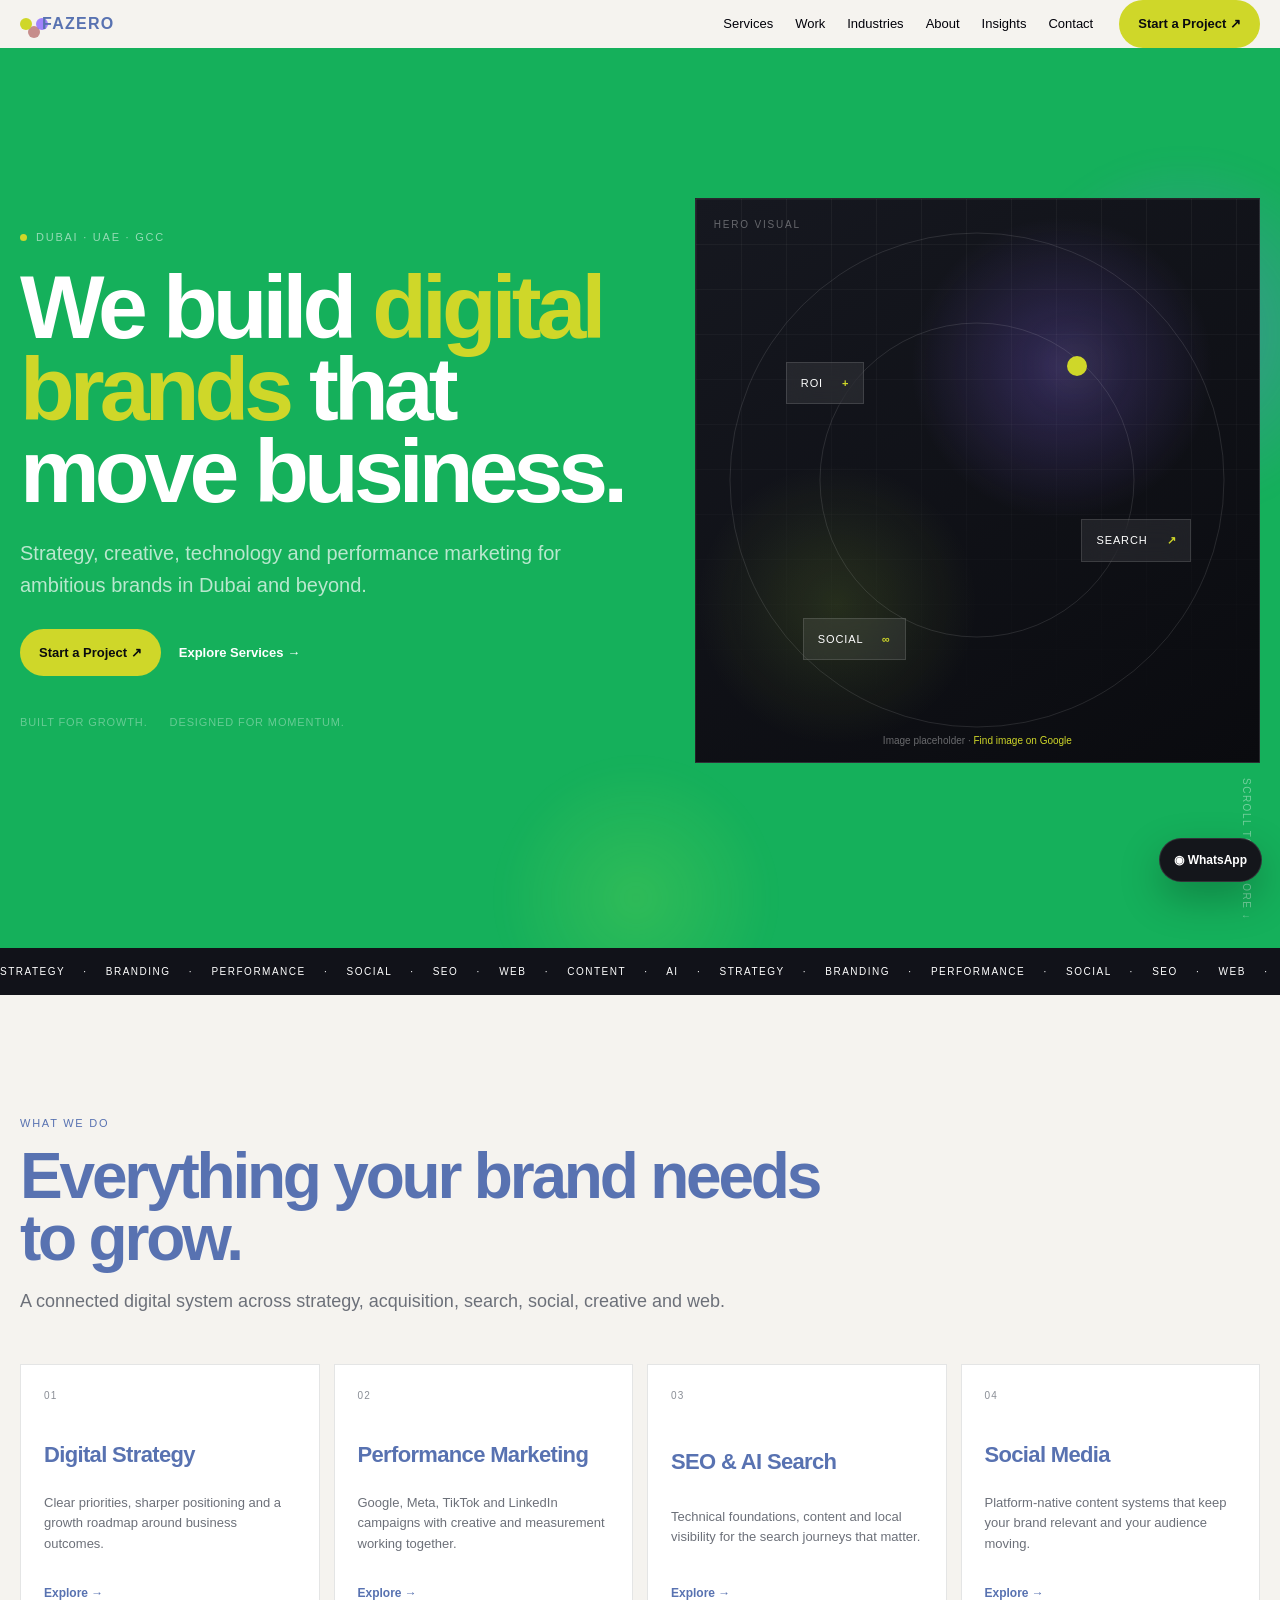
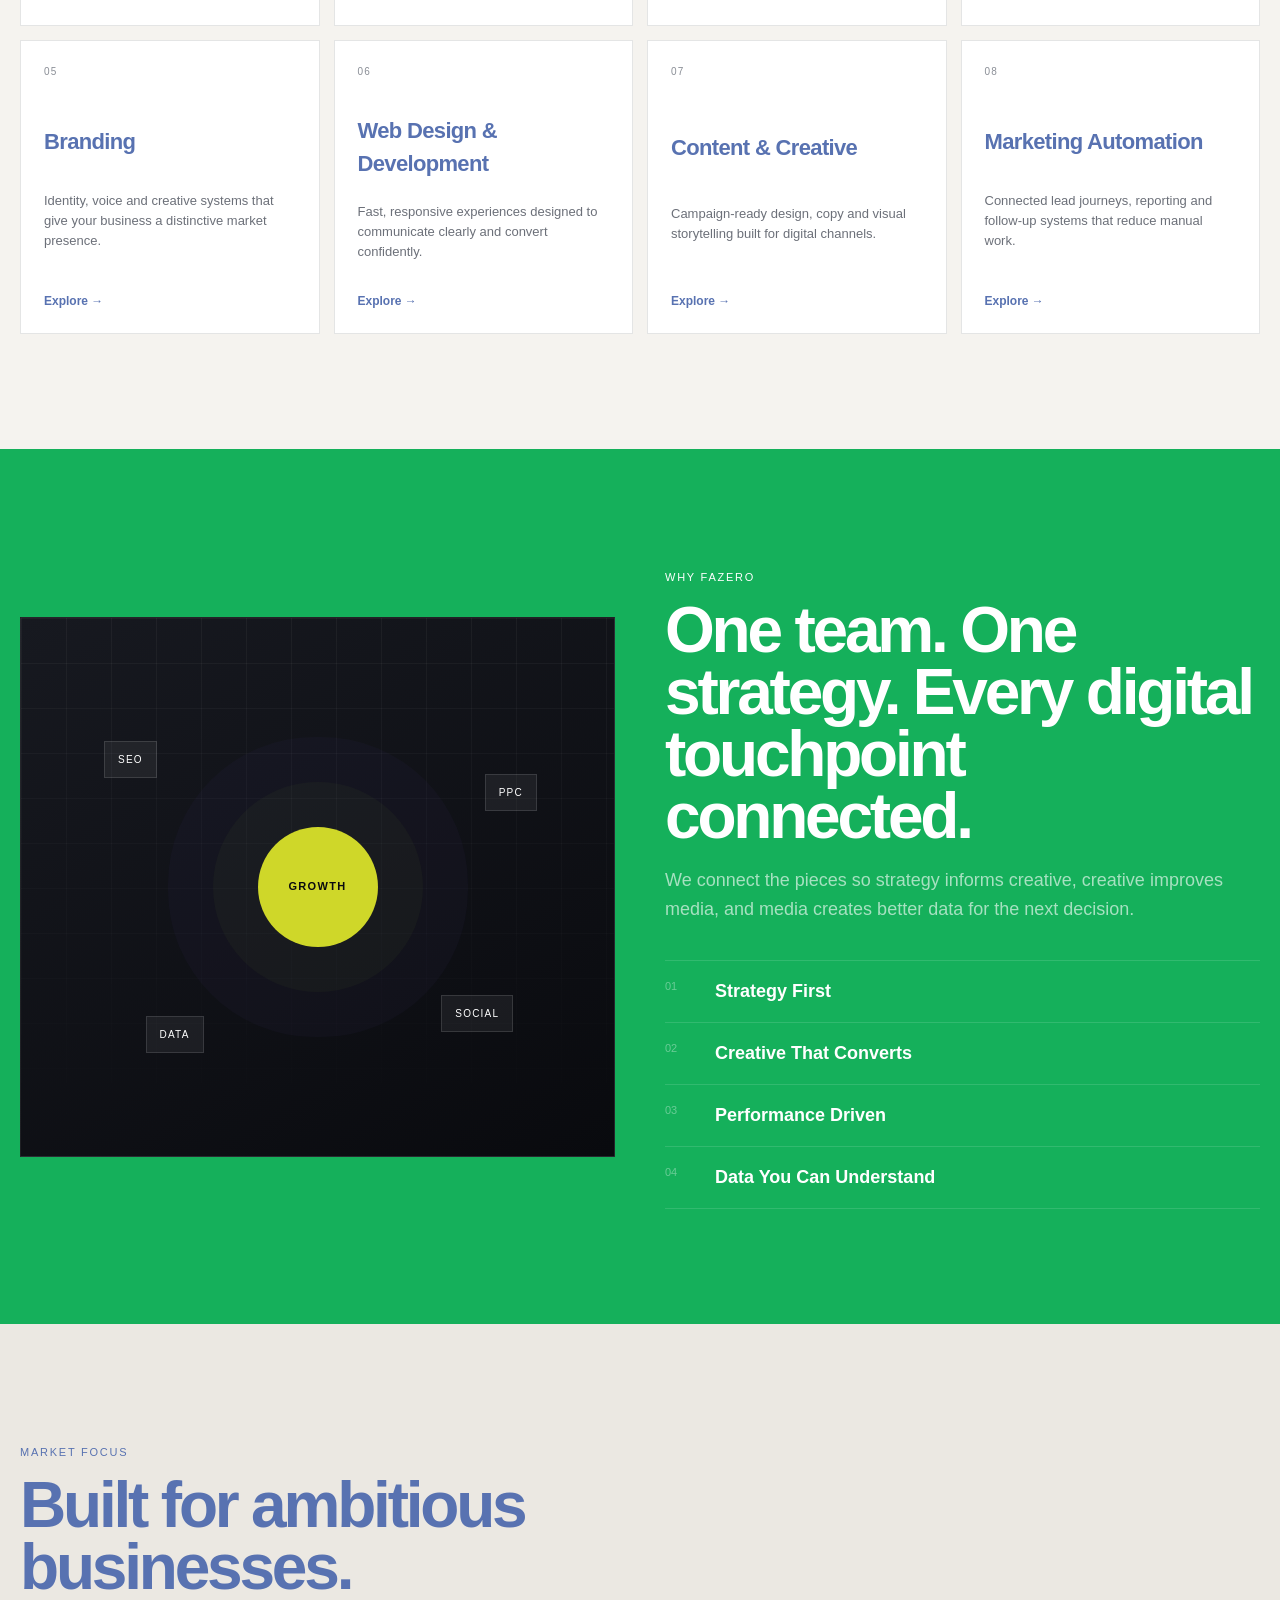
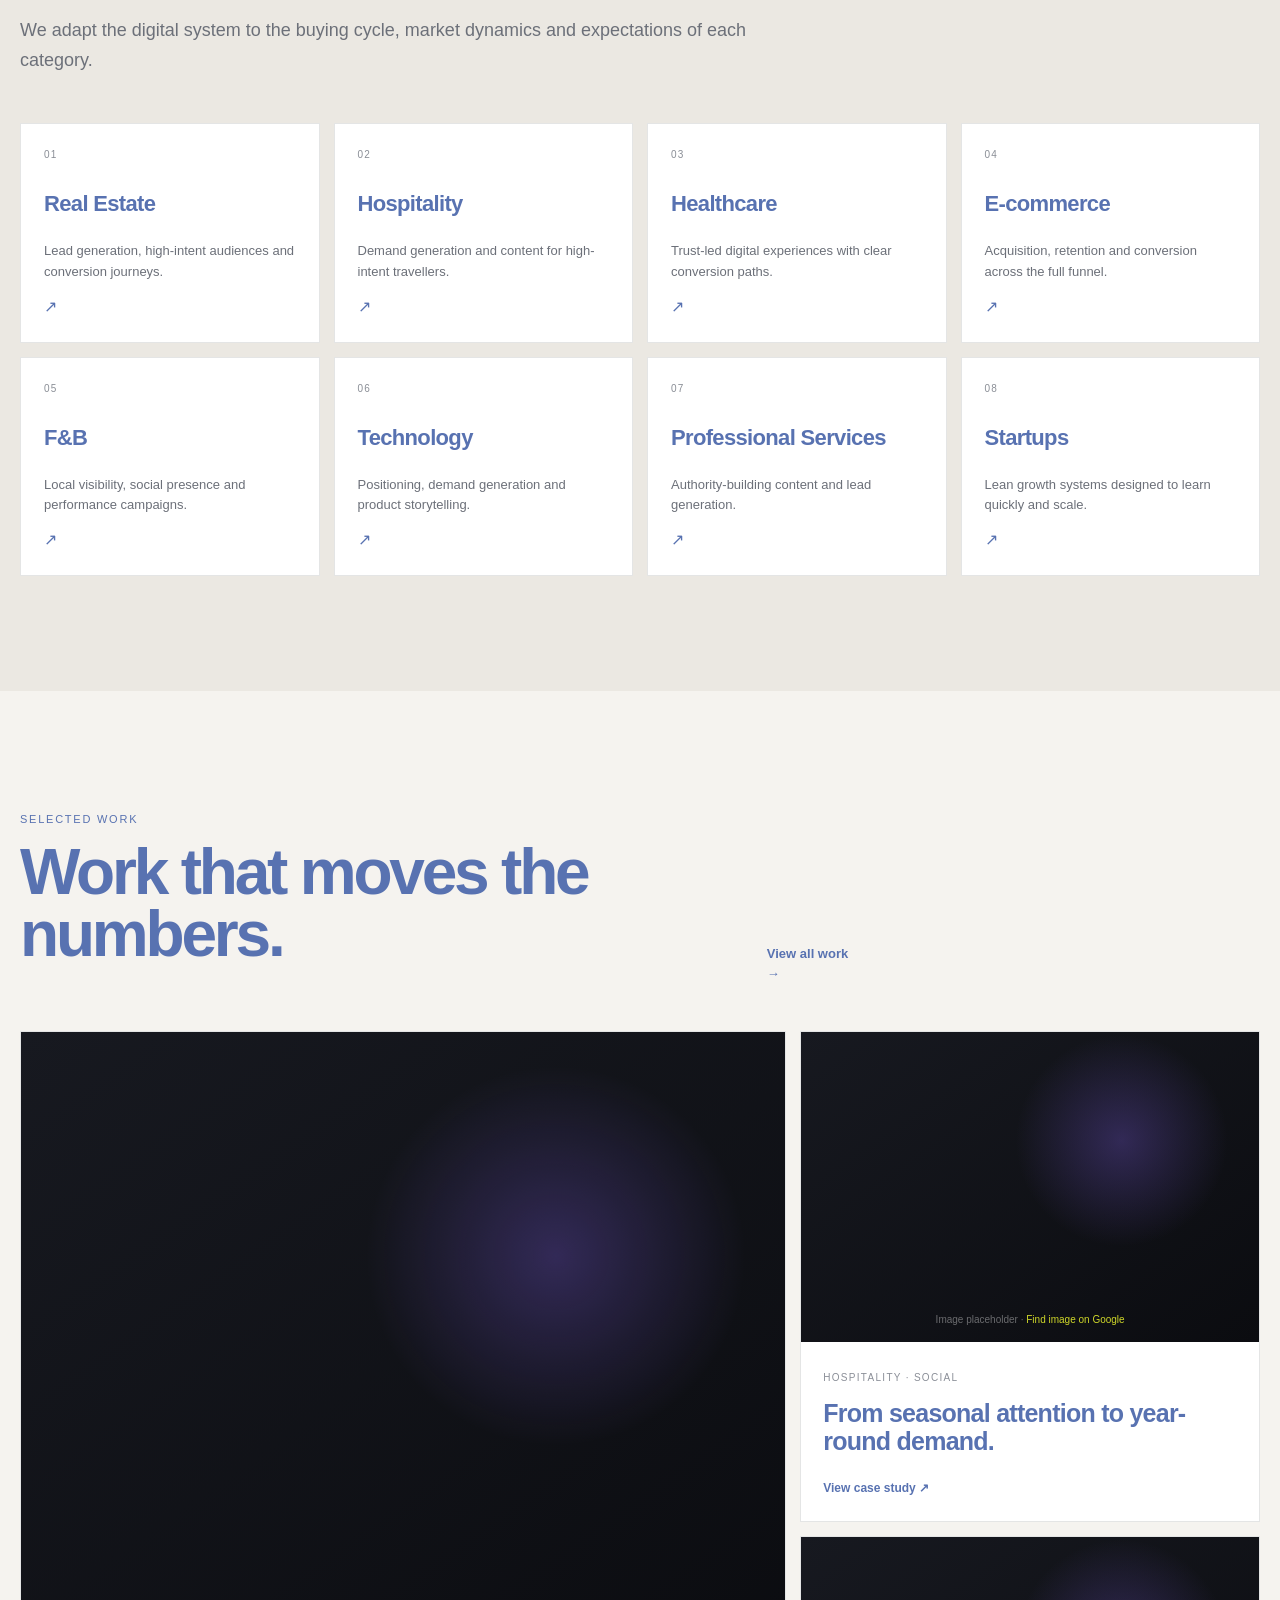
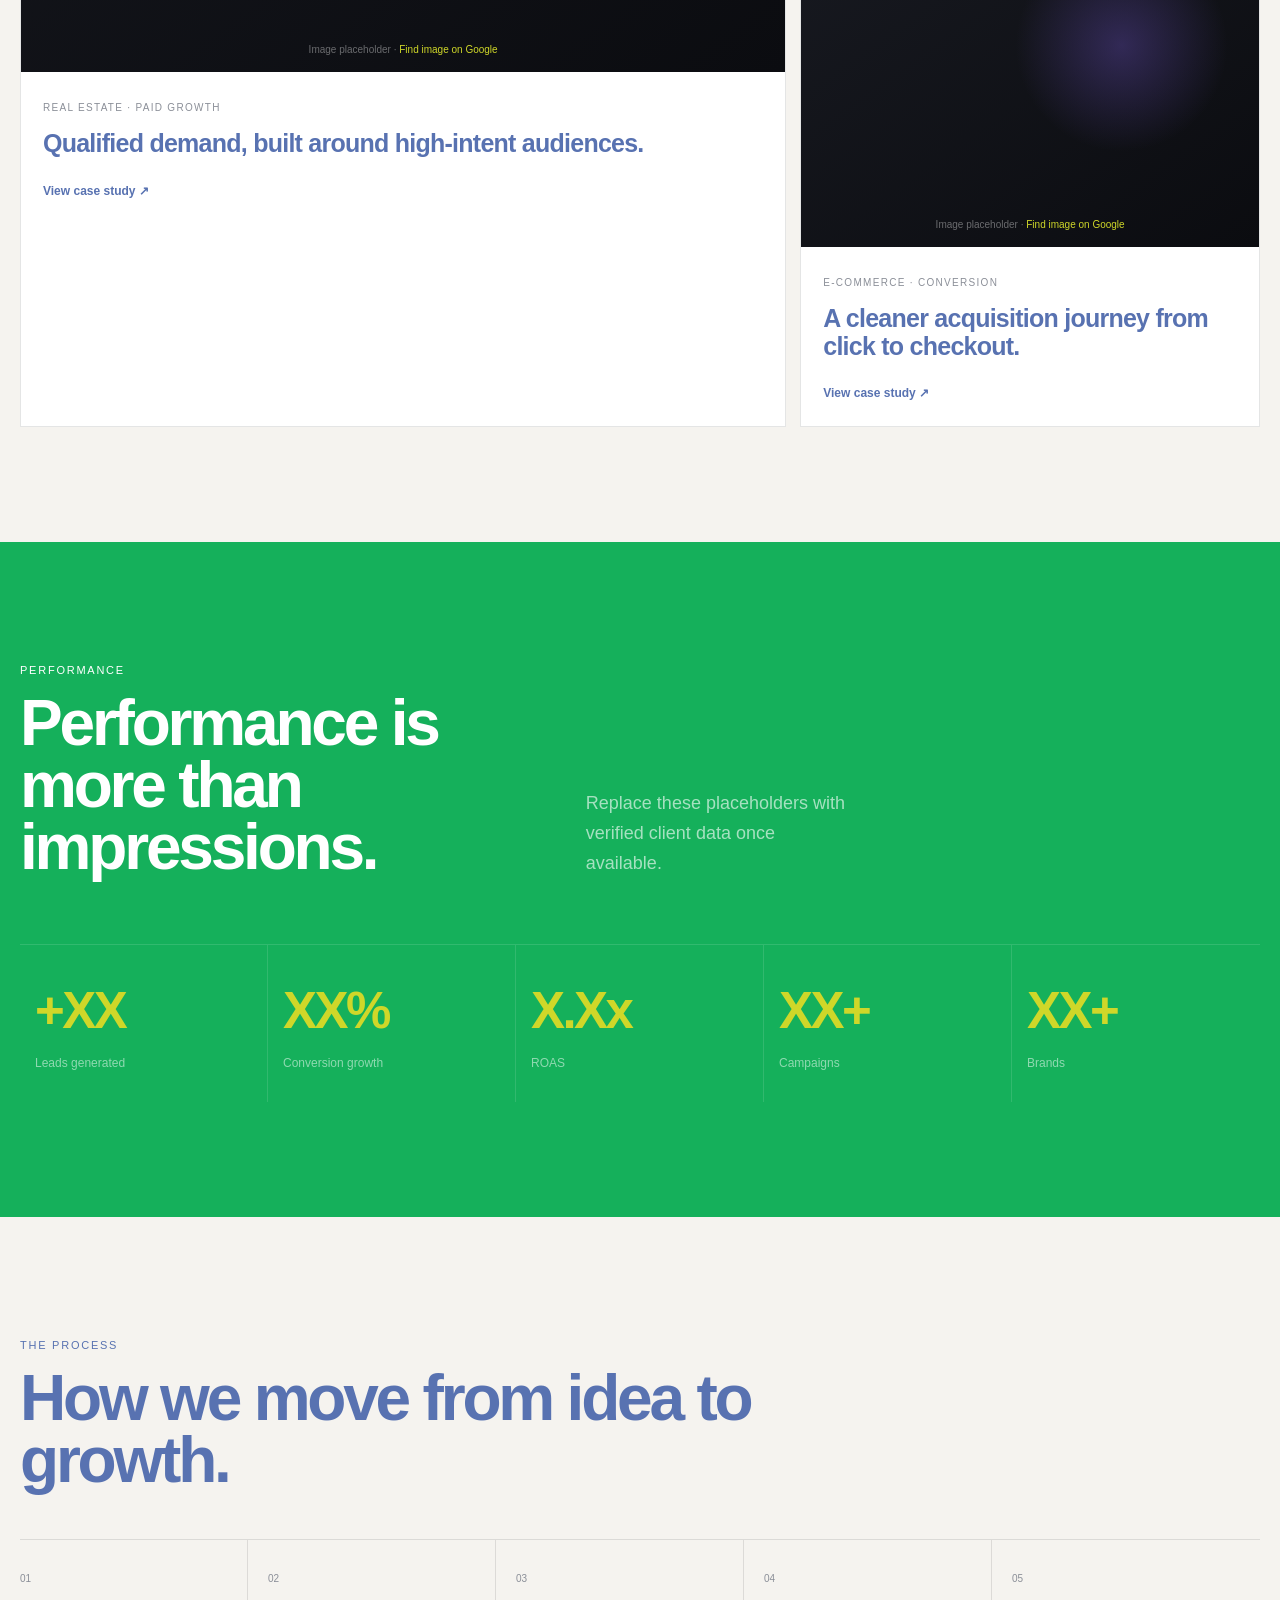
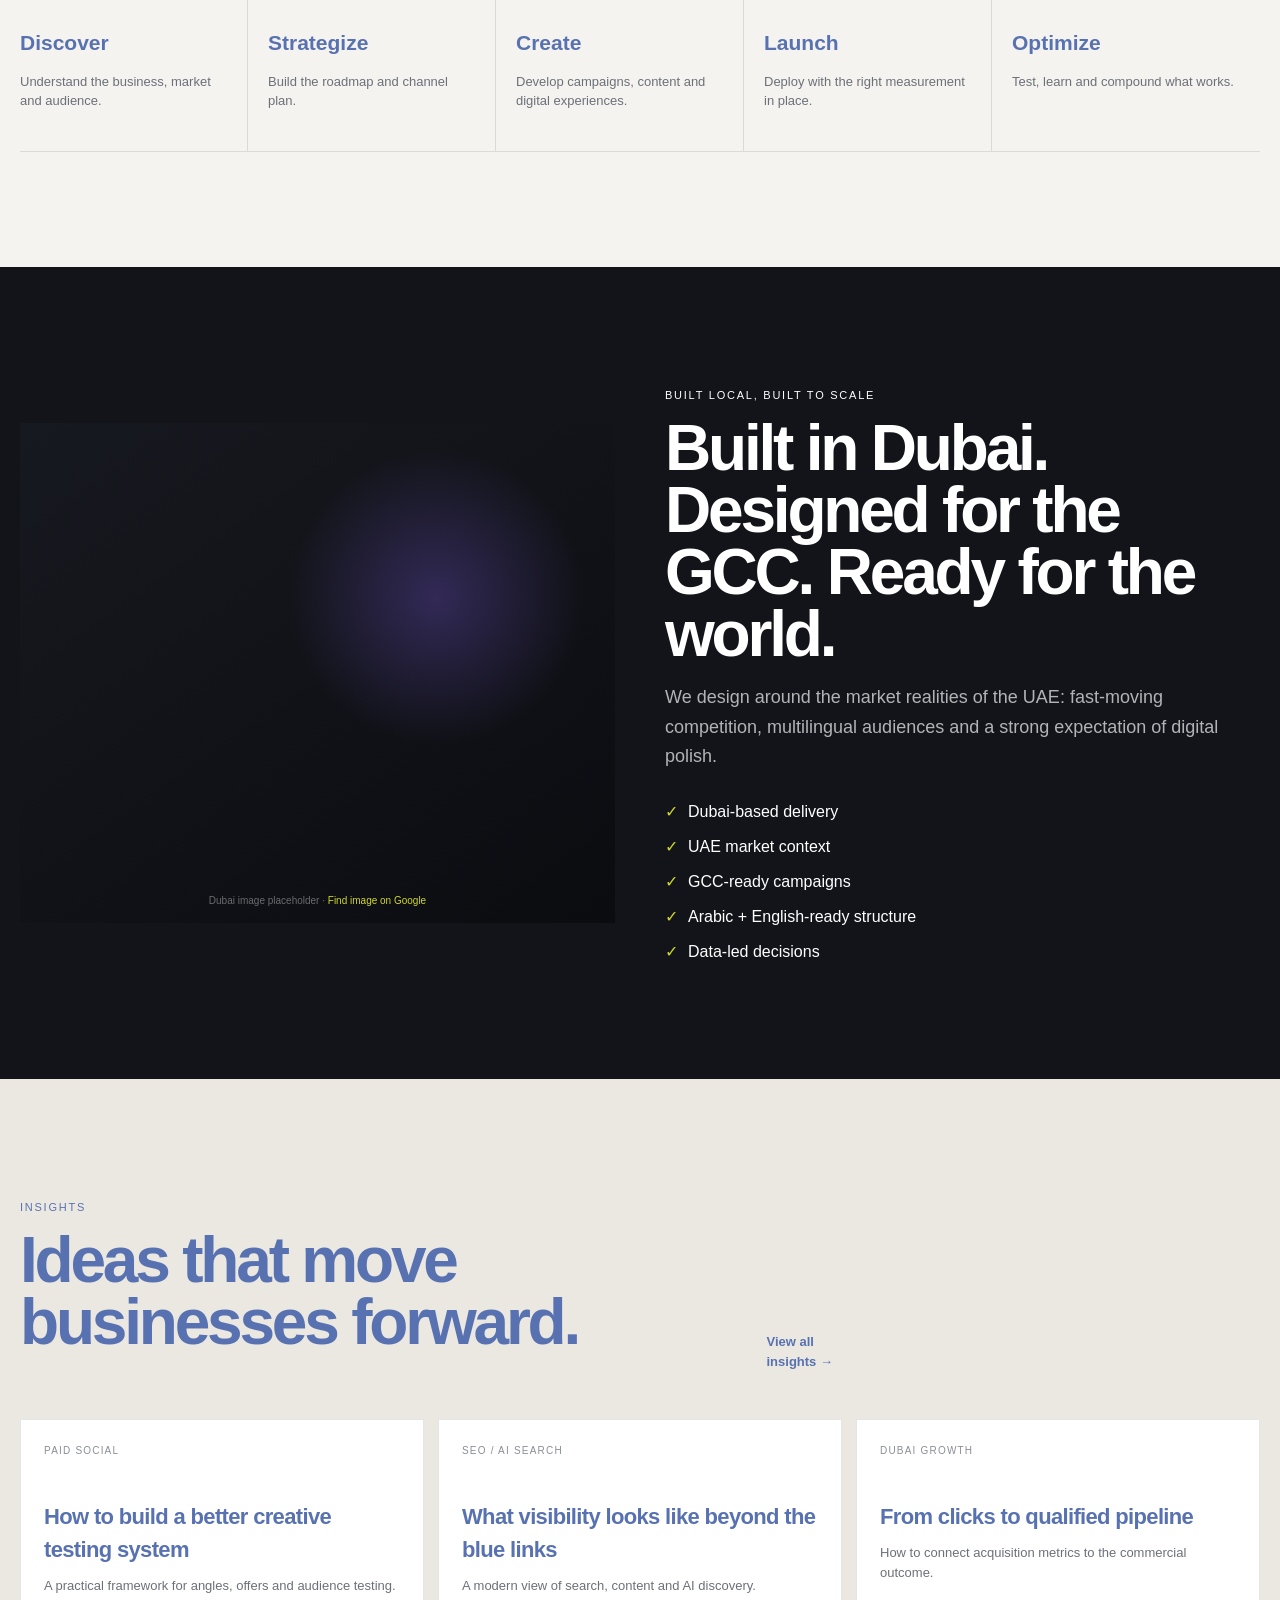
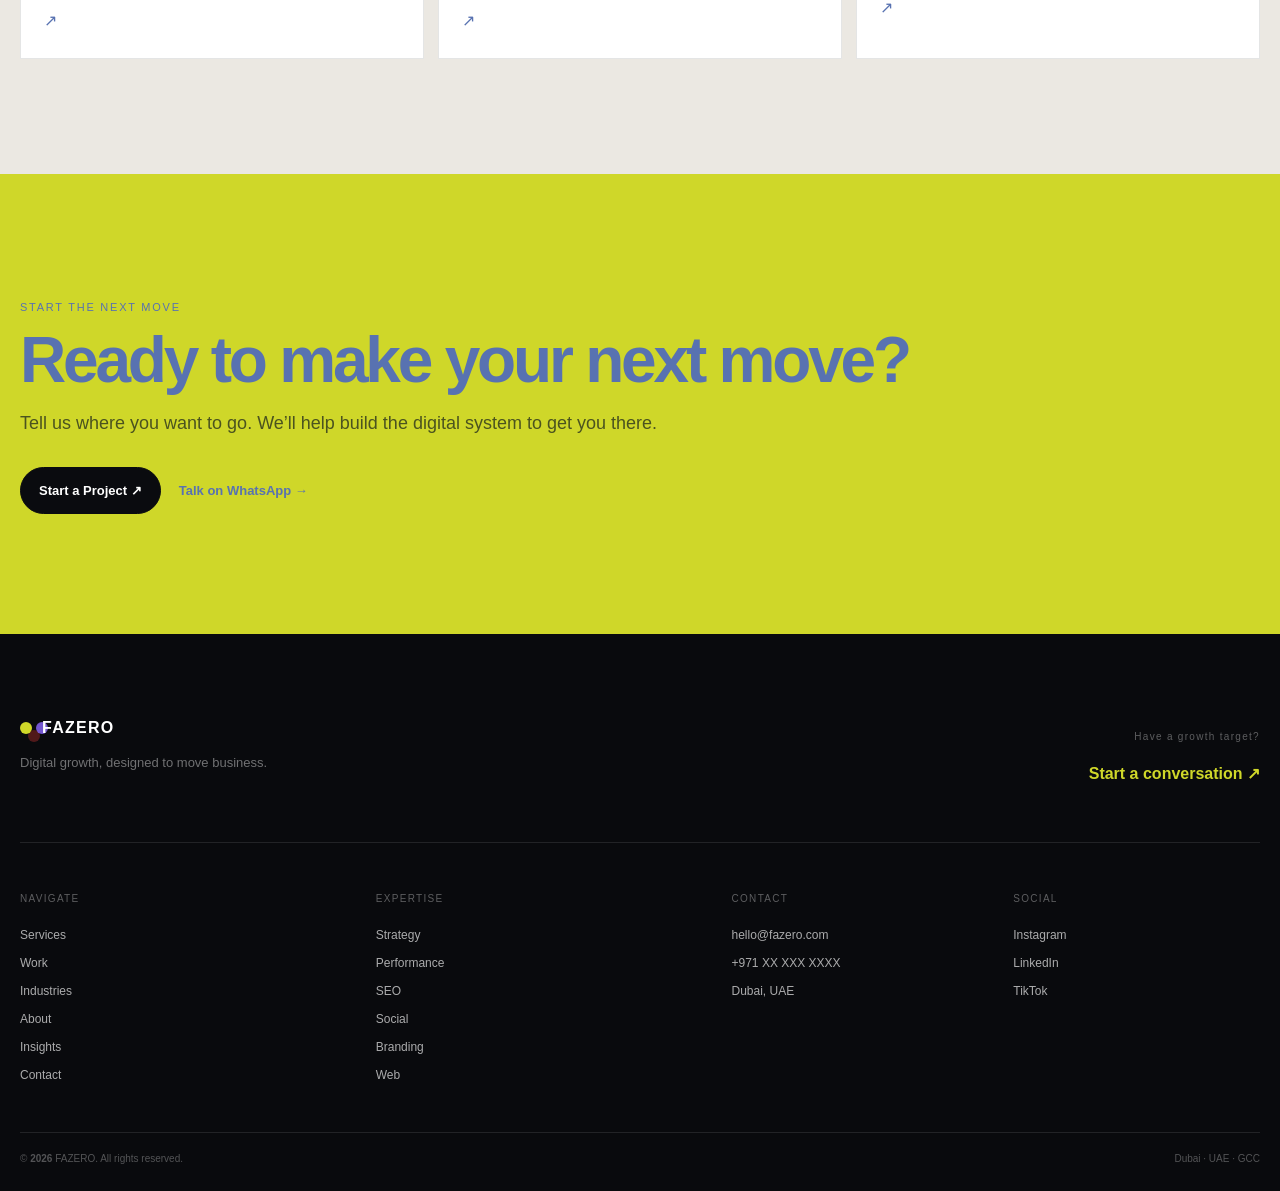
<file: index.html>
<!doctype html>
<html lang="en">
<head>
<meta charset="utf-8"><meta name="viewport" content="width=device-width,initial-scale=1">
<meta name="description" content="FAZERO is a Dubai-based digital growth partner for strategy, performance, SEO, social, branding and web.">
<meta name="theme-color" content="#0a0b0f"><title>FAZERO — Digital Growth, Designed to Move Business.</title>
<link rel="stylesheet" href="css/styles.css">
</head>
<body>
<header class="c id="nav"><div class="wrap nav-in"><a class="logo" href="index.html"><i></i>FAZERO</a><nav class="nav-links"><a href="services.html">Services</a><a href="work.html">Work</a><a href="industries.html">Industries</a><a href="about.html">About</a><a href="insights.html">Insights</a><a href="contact.html">Contact</a></nav><a class="btn btn-accent" href="contact.html">Start a Project ↗</a><button class="menu" id="menu" aria-label="Menu">☰</button></div><div class="mobile-nav" id="mobileNav"><a href="services.html">Services</a><a href="work.html">Work</a><a href="industries.html">Industries</a><a href="about.html">About</a><a href="insights.html">Insights</a><a href="contact.html">Contact</a><a class="btn btn-accent" href="contact.html">Start a Project</a></div></header>
<main>
<section class="hero"><div class="hero-orb a"></div><div class="hero-orb b"></div><div class="wrap hero-grid"><div><div class="kicker"><b></b>DUBAI · UAE · GCC</div><h1>We build <em>digital brands</em> that move business.</h1><p class="lead">Strategy, creative, technology and performance marketing for ambitious brands in Dubai and beyond.</p><div class="actions"><a class="btn btn-accent" href="contact.html">Start a Project ↗</a><a class="text-link" href="services.html">Explore Services →</a></div><div class="hero-note"><span>Built for growth.</span><span>Designed for momentum.</span></div></div><div class="visual hero-visual"><span class="visual-label">HERO VISUAL</span><div class="grid-bg"></div><div class="orbit o1"></div><div class="orbit o2"></div><div class="orbital-dot"></div><div class="visual-card card-a">ROI <strong>+</strong></div><div class="visual-card card-b">SEARCH <strong>↗</strong></div><div class="visual-card card-c">SOCIAL <strong>∞</strong></div><div class="replace">Image placeholder · <a target="_blank" href="https://www.google.com/search?tbm=isch&q=Dubai+digital+marketing+agency+abstract+technology">Find image on Google</a></div></div></div><a class="scroll" href="#services">Scroll to explore ↓</a></section>
<section class="ticker"><div class="ticker-in">STRATEGY · BRANDING · PERFORMANCE · SOCIAL · SEO · WEB · CONTENT · AI · STRATEGY · BRANDING · PERFORMANCE · SOCIAL · SEO · WEB · CONTENT · AI</div></section>
<section class="section" id="services"><div class="wrap"><div class="heading"><span class="eyebrow">WHAT WE DO</span><h2>Everything your brand needs to grow.</h2><p>A connected digital system across strategy, acquisition, search, social, creative and web.</p></div><div class="cards four"> 
<a class="service-card" href="service-strategy.html"><span>01</span><h3>Digital Strategy</h3><p>Clear priorities, sharper positioning and a growth roadmap around business outcomes.</p><b>Explore →</b></a>
<a class="service-card" href="service-performance.html"><span>02</span><h3>Performance Marketing</h3><p>Google, Meta, TikTok and LinkedIn campaigns with creative and measurement working together.</p><b>Explore →</b></a>
<a class="service-card" href="service-seo.html"><span>03</span><h3>SEO & AI Search</h3><p>Technical foundations, content and local visibility for the search journeys that matter.</p><b>Explore →</b></a>
<a class="service-card" href="service-social.html"><span>04</span><h3>Social Media</h3><p>Platform-native content systems that keep your brand relevant and your audience moving.</p><b>Explore →</b></a>
<a class="service-card" href="service-branding.html"><span>05</span><h3>Branding</h3><p>Identity, voice and creative systems that give your business a distinctive market presence.</p><b>Explore →</b></a>
<a class="service-card" href="service-web.html"><span>06</span><h3>Web Design & Development</h3><p>Fast, responsive experiences designed to communicate clearly and convert confidently.</p><b>Explore →</b></a>
<a class="service-card" href="service-content.html"><span>07</span><h3>Content & Creative</h3><p>Campaign-ready design, copy and visual storytelling built for digital channels.</p><b>Explore →</b></a>
<a class="service-card" href="service-automation.html"><span>08</span><h3>Marketing Automation</h3><p>Connected lead journeys, reporting and follow-up systems that reduce manual work.</p><b>Explore →</b></a>
</div></div></section>
<section class="section dark"><div class="wrap split"><div class="visual visual-dark"><div class="grid-bg"></div><div class="core">GROWTH</div><div class="chip c1">SEO</div><div class="chip c2">PPC</div><div class="chip c3">DATA</div><div class="chip c4">SOCIAL</div></div><div><span class="eyebrow">WHY FAZERO</span><h2>One team. One strategy. Every digital touchpoint connected.</h2><p>We connect the pieces so strategy informs creative, creative improves media, and media creates better data for the next decision.</p><div class="principles"><div><i>01</i><strong>Strategy First</strong></div><div><i>02</i><strong>Creative That Converts</strong></div><div><i>03</i><strong>Performance Driven</strong></div><div><i>04</i><strong>Data You Can Understand</strong></div></div></div></div></section>
<section class="section soft"><div class="wrap"><div class="heading"><span class="eyebrow">MARKET FOCUS</span><h2>Built for ambitious businesses.</h2><p>We adapt the digital system to the buying cycle, market dynamics and expectations of each category.</p></div><div class="cards four"><a class="industry" href="industries.html"><span>01</span><h3>Real Estate</h3><p>Lead generation, high-intent audiences and conversion journeys.</p>↗</a><a class="industry" href="industries.html"><span>02</span><h3>Hospitality</h3><p>Demand generation and content for high-intent travellers.</p>↗</a><a class="industry" href="industries.html"><span>03</span><h3>Healthcare</h3><p>Trust-led digital experiences with clear conversion paths.</p>↗</a><a class="industry" href="industries.html"><span>04</span><h3>E-commerce</h3><p>Acquisition, retention and conversion across the full funnel.</p>↗</a><a class="industry" href="industries.html"><span>05</span><h3>F&B</h3><p>Local visibility, social presence and performance campaigns.</p>↗</a><a class="industry" href="industries.html"><span>06</span><h3>Technology</h3><p>Positioning, demand generation and product storytelling.</p>↗</a><a class="industry" href="industries.html"><span>07</span><h3>Professional Services</h3><p>Authority-building content and lead generation.</p>↗</a><a class="industry" href="industries.html"><span>08</span><h3>Startups</h3><p>Lean growth systems designed to learn quickly and scale.</p>↗</a></div></div></section>
<section class="section"><div class="wrap"><div class="heading row"><div><span class="eyebrow">SELECTED WORK</span><h2>Work that moves the numbers.</h2></div><a class="text-link" href="work.html">View all work →</a></div><div class="work-grid"><article class="work big"><div class="photo"><div class="replace">Image placeholder · <a target="_blank" href="https://www.google.com/search?tbm=isch&q=Dubai+luxury+real+estate+campaign">Find image on Google</a></div></div><div class="caption"><small>REAL ESTATE · PAID GROWTH</small><h3>Qualified demand, built around high-intent audiences.</h3><a href="work.html">View case study ↗</a></div></article><article class="work"><div class="photo"><div class="replace">Image placeholder · <a target="_blank" href="https://www.google.com/search?tbm=isch&q=Dubai+hotel+marketing+campaign">Find image on Google</a></div></div><div class="caption"><small>HOSPITALITY · SOCIAL</small><h3>From seasonal attention to year-round demand.</h3><a href="work.html">View case study ↗</a></div></article><article class="work"><div class="photo"><div class="replace">Image placeholder · <a target="_blank" href="https://www.google.com/search?tbm=isch&q=premium+ecommerce+campaign">Find image on Google</a></div></div><div class="caption"><small>E-COMMERCE · CONVERSION</small><h3>A cleaner acquisition journey from click to checkout.</h3><a href="work.html">View case study ↗</a></div></article></div></div></section>
<section class="section dark"><div class="wrap"><div class="heading row"><div><span class="eyebrow">PERFORMANCE</span><h2>Performance is more than impressions.</h2></div><p>Replace these placeholders with verified client data once available.</p></div><div class="metrics"><div><strong>+XX</strong><span>Leads generated</span></div><div><strong>XX%</strong><span>Conversion growth</span></div><div><strong>X.Xx</strong><span>ROAS</span></div><div><strong>XX+</strong><span>Campaigns</span></div><div><strong>XX+</strong><span>Brands</span></div></div></div></section>
<section class="section"><div class="wrap"><div class="heading"><span class="eyebrow">THE PROCESS</span><h2>How we move from idea to growth.</h2></div><div class="process"><div><span>01</span><h3>Discover</h3><p>Understand the business, market and audience.</p></div><div><span>02</span><h3>Strategize</h3><p>Build the roadmap and channel plan.</p></div><div><span>03</span><h3>Create</h3><p>Develop campaigns, content and digital experiences.</p></div><div><span>04</span><h3>Launch</h3><p>Deploy with the right measurement in place.</p></div><div><span>05</span><h3>Optimize</h3><p>Test, learn and compound what works.</p></div></div></div></section>
<section class="section dubai"><div class="wrap split"><div class="photo tall"><div class="replace">Dubai image placeholder · <a target="_blank" href="https://www.google.com/search?tbm=isch&q=Dubai+modern+business+district">Find image on Google</a></div></div><div><span class="eyebrow">BUILT LOCAL, BUILT TO SCALE</span><h2>Built in Dubai. Designed for the GCC. Ready for the world.</h2><p>We design around the market realities of the UAE: fast-moving competition, multilingual audiences and a strong expectation of digital polish.</p><ul class="checks"><li>Dubai-based delivery</li><li>UAE market context</li><li>GCC-ready campaigns</li><li>Arabic + English-ready structure</li><li>Data-led decisions</li></ul></div></div></section>
<section class="section soft"><div class="wrap"><div class="heading row"><div><span class="eyebrow">INSIGHTS</span><h2>Ideas that move businesses forward.</h2></div><a class="text-link" href="insights.html">View all insights →</a></div><div class="insight-grid"><a class="insight" href="insights.html"><small>PAID SOCIAL</small><h3>How to build a better creative testing system</h3><p>A practical framework for angles, offers and audience testing.</p>↗</a><a class="insight" href="insights.html"><small>SEO / AI SEARCH</small><h3>What visibility looks like beyond the blue links</h3><p>A modern view of search, content and AI discovery.</p>↗</a><a class="insight" href="insights.html"><small>DUBAI GROWTH</small><h3>From clicks to qualified pipeline</h3><p>How to connect acquisition metrics to the commercial outcome.</p>↗</a></div></div></section>
<section class="cta"><div class="wrap"><span class="eyebrow">START THE NEXT MOVE</span><h2>Ready to make your next move?</h2><p>Tell us where you want to go. We’ll help build the digital system to get you there.</p><div class="actions"><a class="btn btn-dark" href="contact.html">Start a Project ↗</a><a class="text-link" href="https://wa.me/971000000000" target="_blank">Talk on WhatsApp →</a></div></div></section>
</main>
<footer class="footer"><div class="wrap"><div class="foot-top"><div><a class="logo" href="index.html"><i></i>FAZERO</a><p>Digital growth, designed to move business.</p></div><div><small>Have a growth target?</small><a href="contact.html">Start a conversation ↗</a></div></div><div class="foot-grid"><div><small>NAVIGATE</small><a href="services.html">Services</a><a href="work.html">Work</a><a href="industries.html">Industries</a><a href="about.html">About</a><a href="insights.html">Insights</a><a href="contact.html">Contact</a></div><div><small>EXPERTISE</small><a href="service-strategy.html">Strategy</a><a href="service-performance.html">Performance</a><a href="service-seo.html">SEO</a><a href="service-social.html">Social</a><a href="service-branding.html">Branding</a><a href="service-web.html">Web</a></div><div><small>CONTACT</small><a href="mailto:hello@fazero.com">hello@fazero.com</a><a href="tel:+971000000000">+971 XX XXX XXXX</a><span>Dubai, UAE</span></div><div><small>SOCIAL</small><a href="https://www.instagram.com/" target="_blank">Instagram</a><a href="https://www.linkedin.com/" target="_blank">LinkedIn</a><a href="https://www.tiktok.com/" target="_blank">TikTok</a></div></div><div class="foot-bottom"><span>© <b id="year"></b> FAZERO. All rights reserved.</span><span>Dubai · UAE · GCC</span></div></div></footer>
<a class="whatsapp" href="https://wa.me/971000000000" target="_blank">◉ <span>WhatsApp</span></a>
<script src="js/app.js"></script>
</body></html>
</file>
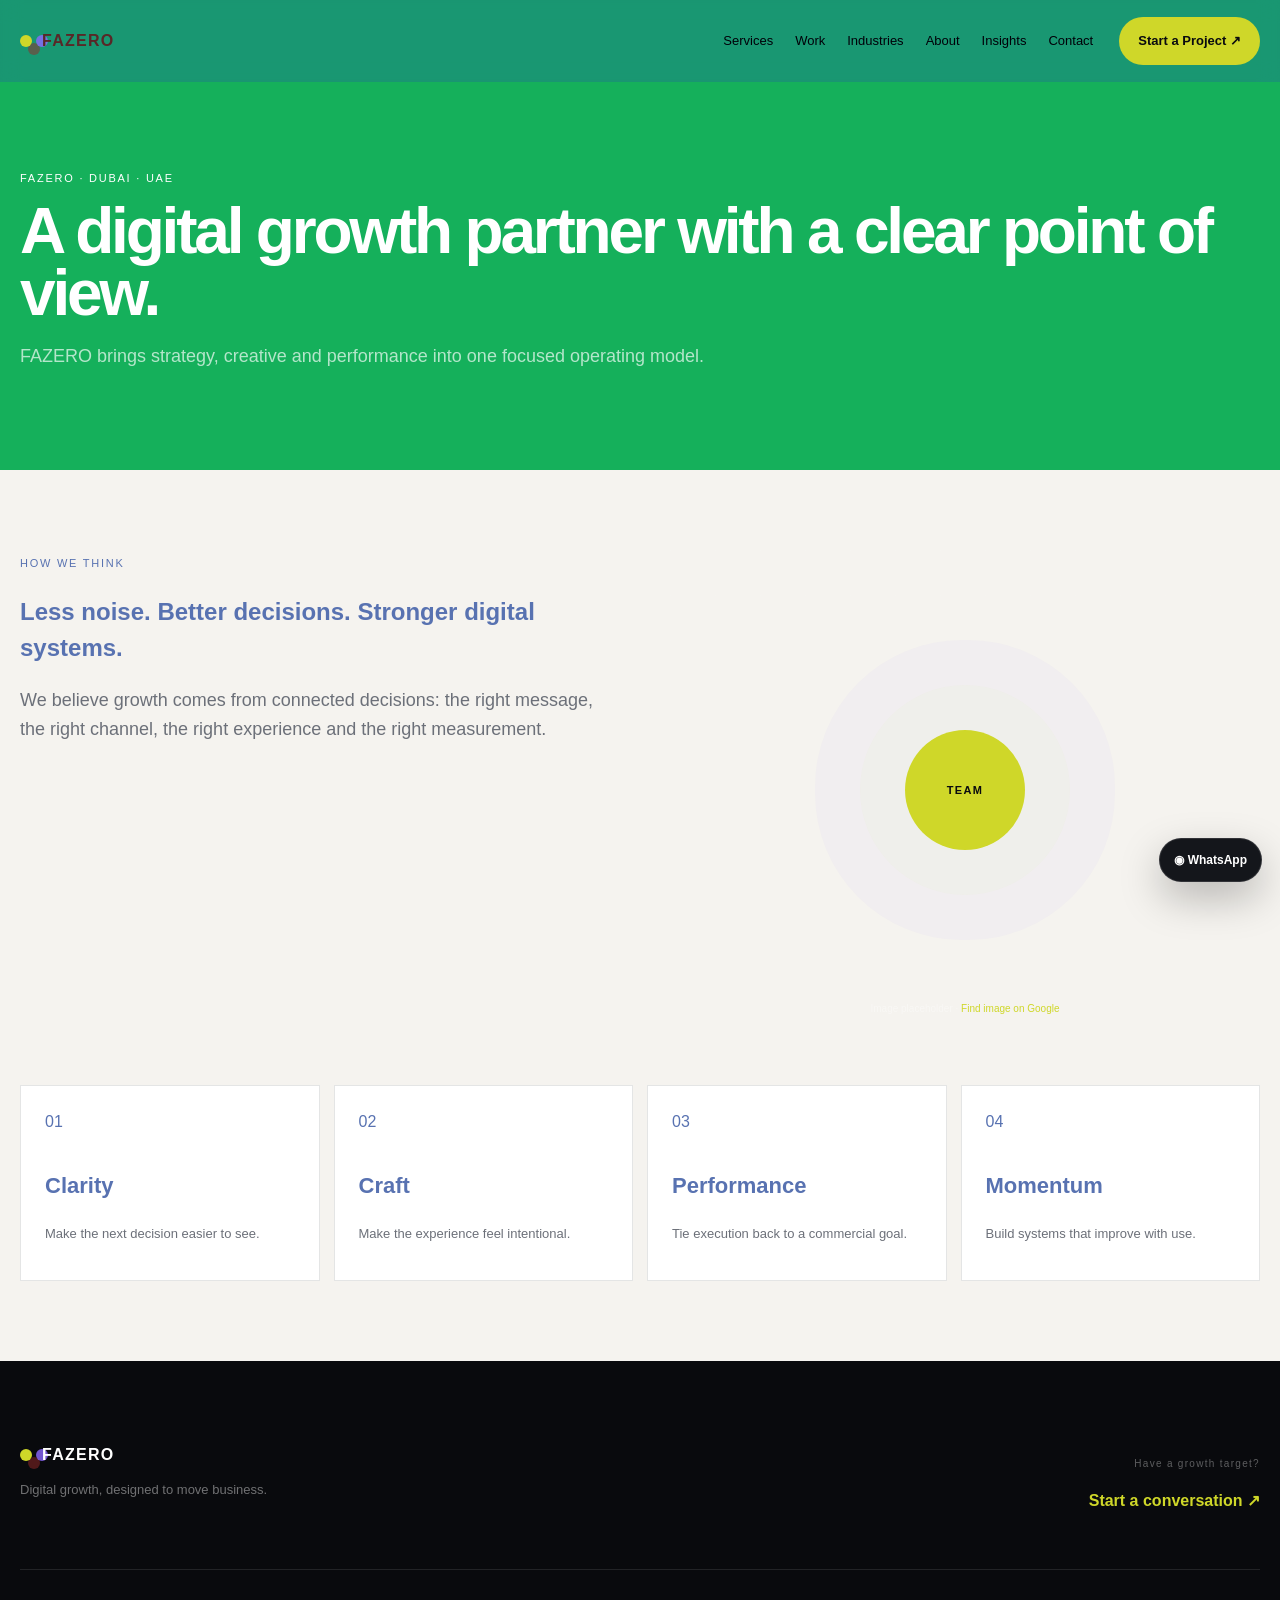
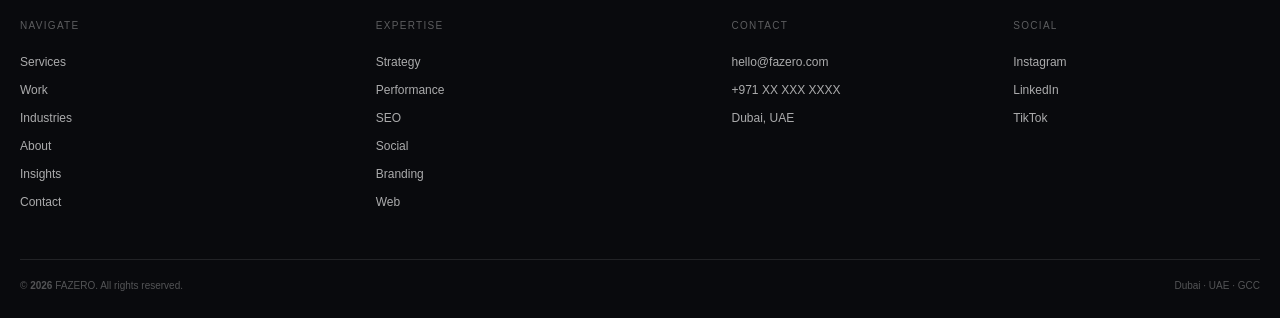
<file: about.html>
<!doctype html><html lang="en"><head><meta charset="utf-8"><meta name="viewport" content="width=device-width,initial-scale=1"><meta name="description" content="FAZERO brings strategy, creative and performance into one focused operating model."><meta name="theme-color" content="#0a0b0f"><title>FAZERO — A digital growth partner with a clear point of view.</title><link rel="stylesheet" href="css/styles.css"></head><body><header class="nav" id="nav"><div class="wrap nav-in"><a class="logo" href="index.html"><i></i>FAZERO</a><nav class="nav-links"><a href="services.html">Services</a><a href="work.html">Work</a><a href="industries.html">Industries</a><a href="about.html">About</a><a href="insights.html">Insights</a><a href="contact.html">Contact</a></nav><a class="btn btn-accent" href="contact.html">Start a Project ↗</a><button class="menu" id="menu">☰</button></div><div class="mobile-nav" id="mobileNav"><a href="services.html">Services</a><a href="work.html">Work</a><a href="industries.html">Industries</a><a href="about.html">About</a><a href="insights.html">Insights</a><a href="contact.html">Contact</a><a class="btn btn-accent" href="contact.html">Start a Project</a></div></header><main><section class="page-hero"><div class="wrap"><span class="eyebrow">FAZERO · DUBAI · UAE</span><h1>A digital growth partner with a clear point of view.</h1><p>FAZERO brings strategy, creative and performance into one focused operating model.</p></div></section><section class="page"><div class="wrap"><div class="detail"><div><span class="eyebrow">HOW WE THINK</span><h2>Less noise. Better decisions. Stronger digital systems.</h2><p class="page-copy">We believe growth comes from connected decisions: the right message, the right channel, the right experience and the right measurement.</p></div><div class="visual placeholder-large"><div class="grid-bg"></div><div class="core">TEAM</div><div class="replace">Image placeholder · <a target="_blank" href="https://www.google.com/search?tbm=isch&q=Dubai+creative+agency+team">Find image on Google</a></div></div></div><div class="value-grid"><div class="value"><span>01</span><h3>Clarity</h3><p>Make the next decision easier to see.</p></div><div class="value"><span>02</span><h3>Craft</h3><p>Make the experience feel intentional.</p></div><div class="value"><span>03</span><h3>Performance</h3><p>Tie execution back to a commercial goal.</p></div><div class="value"><span>04</span><h3>Momentum</h3><p>Build systems that improve with use.</p></div></div></div></section></main><footer class="footer"><div class="wrap"><div class="foot-top"><div><a class="logo" href="index.html"><i></i>FAZERO</a><p>Digital growth, designed to move business.</p></div><div><small>Have a growth target?</small><a href="contact.html">Start a conversation ↗</a></div></div><div class="foot-grid"><div><small>NAVIGATE</small><a href="services.html">Services</a><a href="work.html">Work</a><a href="industries.html">Industries</a><a href="about.html">About</a><a href="insights.html">Insights</a><a href="contact.html">Contact</a></div><div><small>EXPERTISE</small><a href="service-strategy.html">Strategy</a><a href="service-performance.html">Performance</a><a href="service-seo.html">SEO</a><a href="service-social.html">Social</a><a href="service-branding.html">Branding</a><a href="service-web.html">Web</a></div><div><small>CONTACT</small><a href="mailto:hello@fazero.com">hello@fazero.com</a><a href="tel:+971000000000">+971 XX XXX XXXX</a><span>Dubai, UAE</span></div><div><small>SOCIAL</small><a href="https://www.instagram.com/" target="_blank">Instagram</a><a href="https://www.linkedin.com/" target="_blank">LinkedIn</a><a href="https://www.tiktok.com/" target="_blank">TikTok</a></div></div><div class="foot-bottom"><span>© <b id="year"></b> FAZERO. All rights reserved.</span><span>Dubai · UAE · GCC</span></div></div></footer><a class="whatsapp" href="https://wa.me/971000000000" target="_blank">◉ <span>WhatsApp</span></a><script src="js/app.js"></script></body></html>
</file>
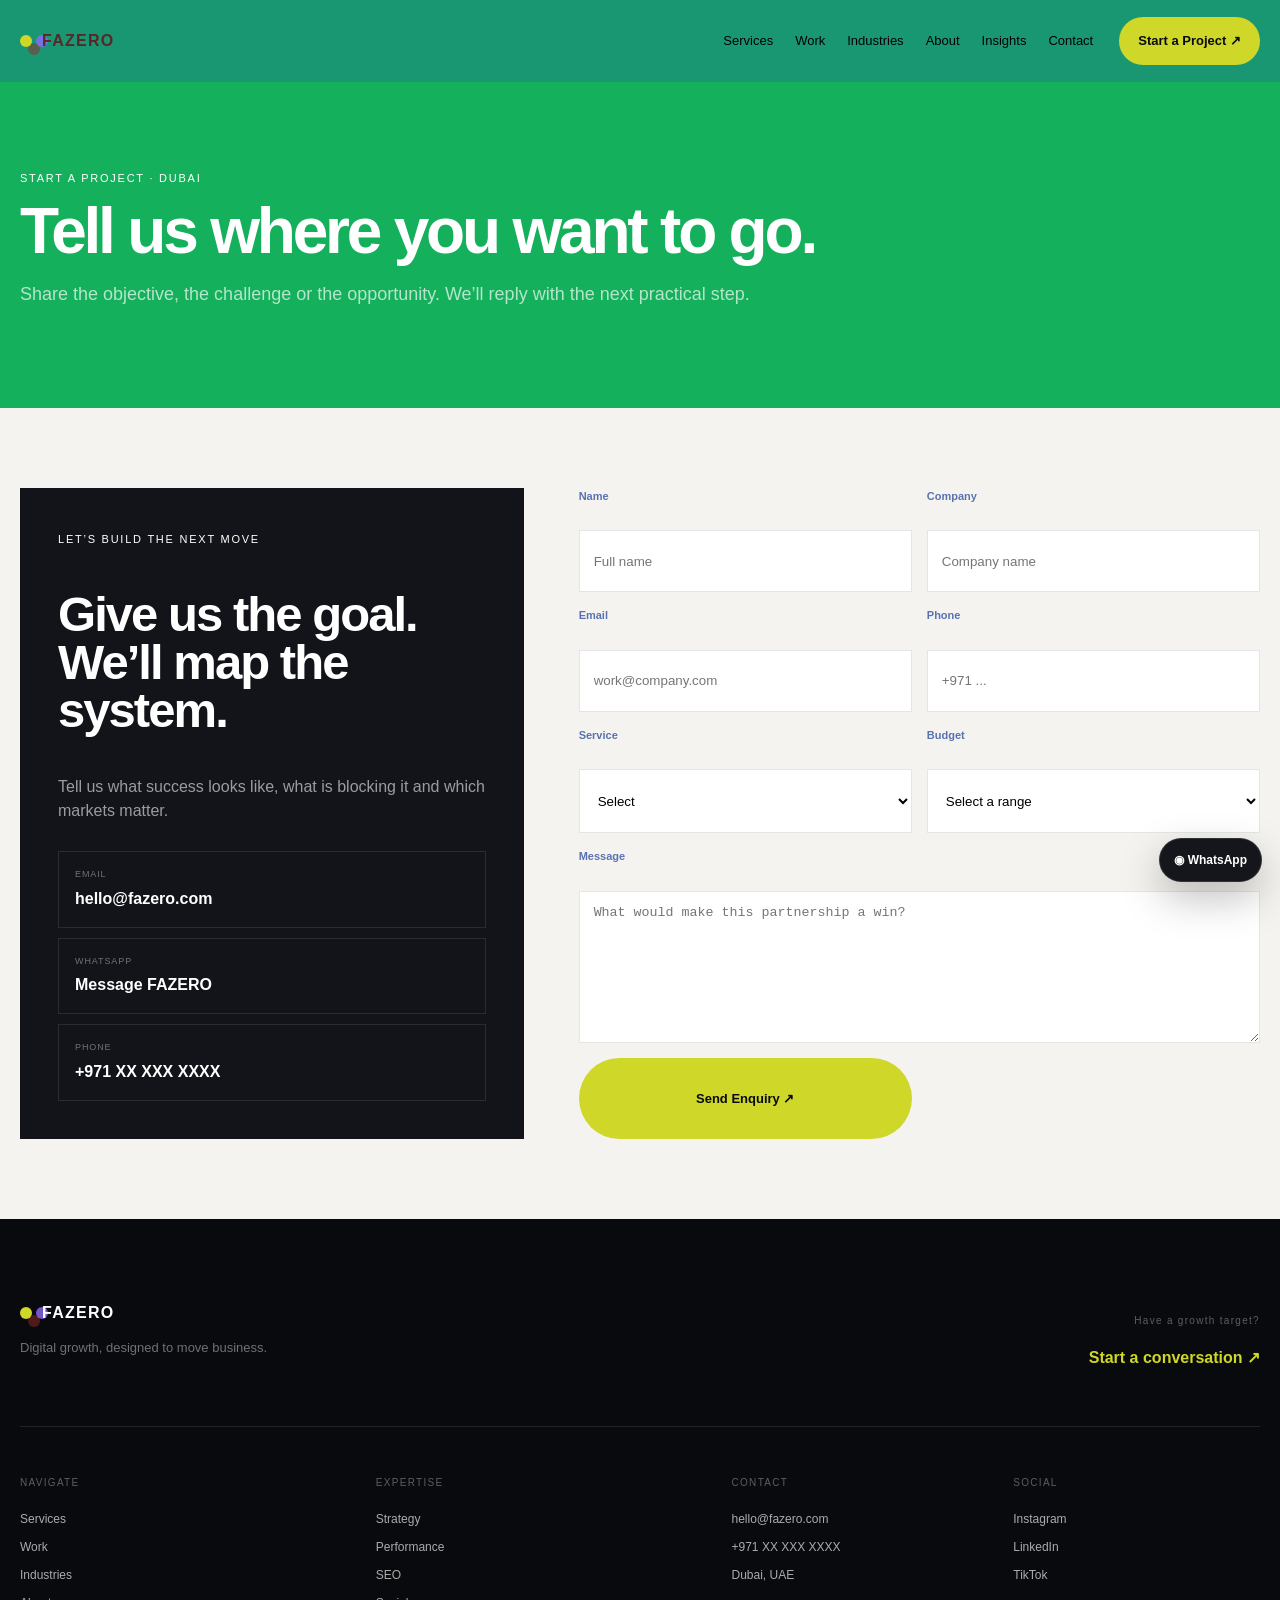
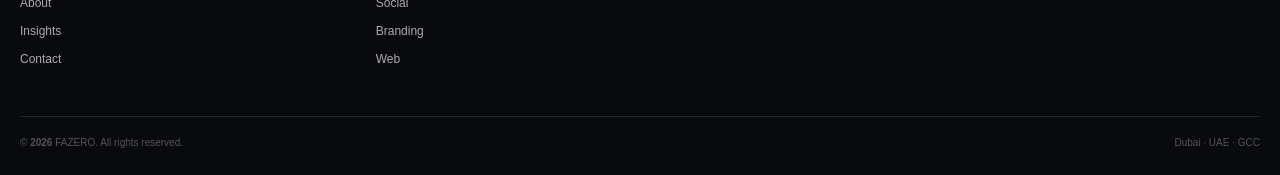
<file: contact.html>
<!doctype html><html lang="en"><head><meta charset="utf-8"><meta name="viewport" content="width=device-width,initial-scale=1"><title>FAZERO — Contact</title><link rel="stylesheet" href="css/styles.css"></head><body><header class="nav" id="nav"><div class="wrap nav-in"><a class="logo" href="index.html"><i></i>FAZERO</a><nav class="nav-links"><a href="services.html">Services</a><a href="work.html">Work</a><a href="industries.html">Industries</a><a href="about.html">About</a><a href="insights.html">Insights</a><a href="contact.html">Contact</a></nav><a class="btn btn-accent" href="contact.html">Start a Project ↗</a><button class="menu" id="menu">☰</button></div><div class="mobile-nav" id="mobileNav"><a href="services.html">Services</a><a href="work.html">Work</a><a href="industries.html">Industries</a><a href="about.html">About</a><a href="insights.html">Insights</a><a href="contact.html">Contact</a></div></header><main><section class="page-hero"><div class="wrap"><span class="eyebrow">START A PROJECT · DUBAI</span><h1>Tell us where you want to go.</h1><p>Share the objective, the challenge or the opportunity. We’ll reply with the next practical step.</p></div></section><section class="page"><div class="wrap contact-grid"><div class="contact-panel"><span class="eyebrow">LET’S BUILD THE NEXT MOVE</span><h2>Give us the goal. We’ll map the system.</h2><p>Tell us what success looks like, what is blocking it and which markets matter.</p><div class="contact-links"><a href="mailto:hello@fazero.com"><small>Email</small><strong>hello@fazero.com</strong></a><a href="https://wa.me/971000000000" target="_blank"><small>WhatsApp</small><strong>Message FAZERO</strong></a><a href="tel:+971000000000"><small>Phone</small><strong>+971 XX XXX XXXX</strong></a></div></div><form class="form" id="leadForm"><label>Name<input required name="name" placeholder="Full name"></label><label>Company<input name="company" placeholder="Company name"></label><label>Email<input required type="email" name="email" placeholder="work@company.com"></label><label>Phone<input name="phone" placeholder="+971 ..."></label><label>Service<select required name="service"><option value="">Select</option><option>Digital Strategy</option><option>Performance Marketing</option><option>SEO & AI Search</option><option>Social Media</option><option>Branding</option><option>Web Design & Development</option><option>Content & Creative</option><option>Marketing Automation</option></select></label><label>Budget<select name="budget"><option value="">Select a range</option><option>AED 5k–15k</option><option>AED 15k–30k</option><option>AED 30k–60k</option><option>AED 60k+</option><option>Let’s discuss</option></select></label><label class="full">Message<textarea required name="message" rows="7" placeholder="What would make this partnership a win?"></textarea></label><button class="btn btn-accent" type="submit">Send Enquiry ↗</button><div class="success">Thanks — the frontend form is working. Connect it to your API/email/CRM endpoint for production submissions.</div></form></div></section></main><footer class="footer"><div class="wrap"><div class="foot-top"><div><a class="logo" href="index.html"><i></i>FAZERO</a><p>Digital growth, designed to move business.</p></div><div><small>Have a growth target?</small><a href="contact.html">Start a conversation ↗</a></div></div><div class="foot-grid"><div><small>NAVIGATE</small><a href="services.html">Services</a><a href="work.html">Work</a><a href="industries.html">Industries</a><a href="about.html">About</a><a href="insights.html">Insights</a><a href="contact.html">Contact</a></div><div><small>EXPERTISE</small><a href="service-strategy.html">Strategy</a><a href="service-performance.html">Performance</a><a href="service-seo.html">SEO</a><a href="service-social.html">Social</a><a href="service-branding.html">Branding</a><a href="service-web.html">Web</a></div><div><small>CONTACT</small><a href="mailto:hello@fazero.com">hello@fazero.com</a><a href="tel:+971000000000">+971 XX XXX XXXX</a><span>Dubai, UAE</span></div><div><small>SOCIAL</small><a href="https://www.instagram.com/" target="_blank">Instagram</a><a href="https://www.linkedin.com/" target="_blank">LinkedIn</a><a href="https://www.tiktok.com/" target="_blank">TikTok</a></div></div><div class="foot-bottom"><span>© <b id="year"></b> FAZERO. All rights reserved.</span><span>Dubai · UAE · GCC</span></div></div></footer><a class="whatsapp" href="https://wa.me/971000000000" target="_blank">◉ <span>WhatsApp</span></a><script src="js/app.js"></script></body></html>
</file>
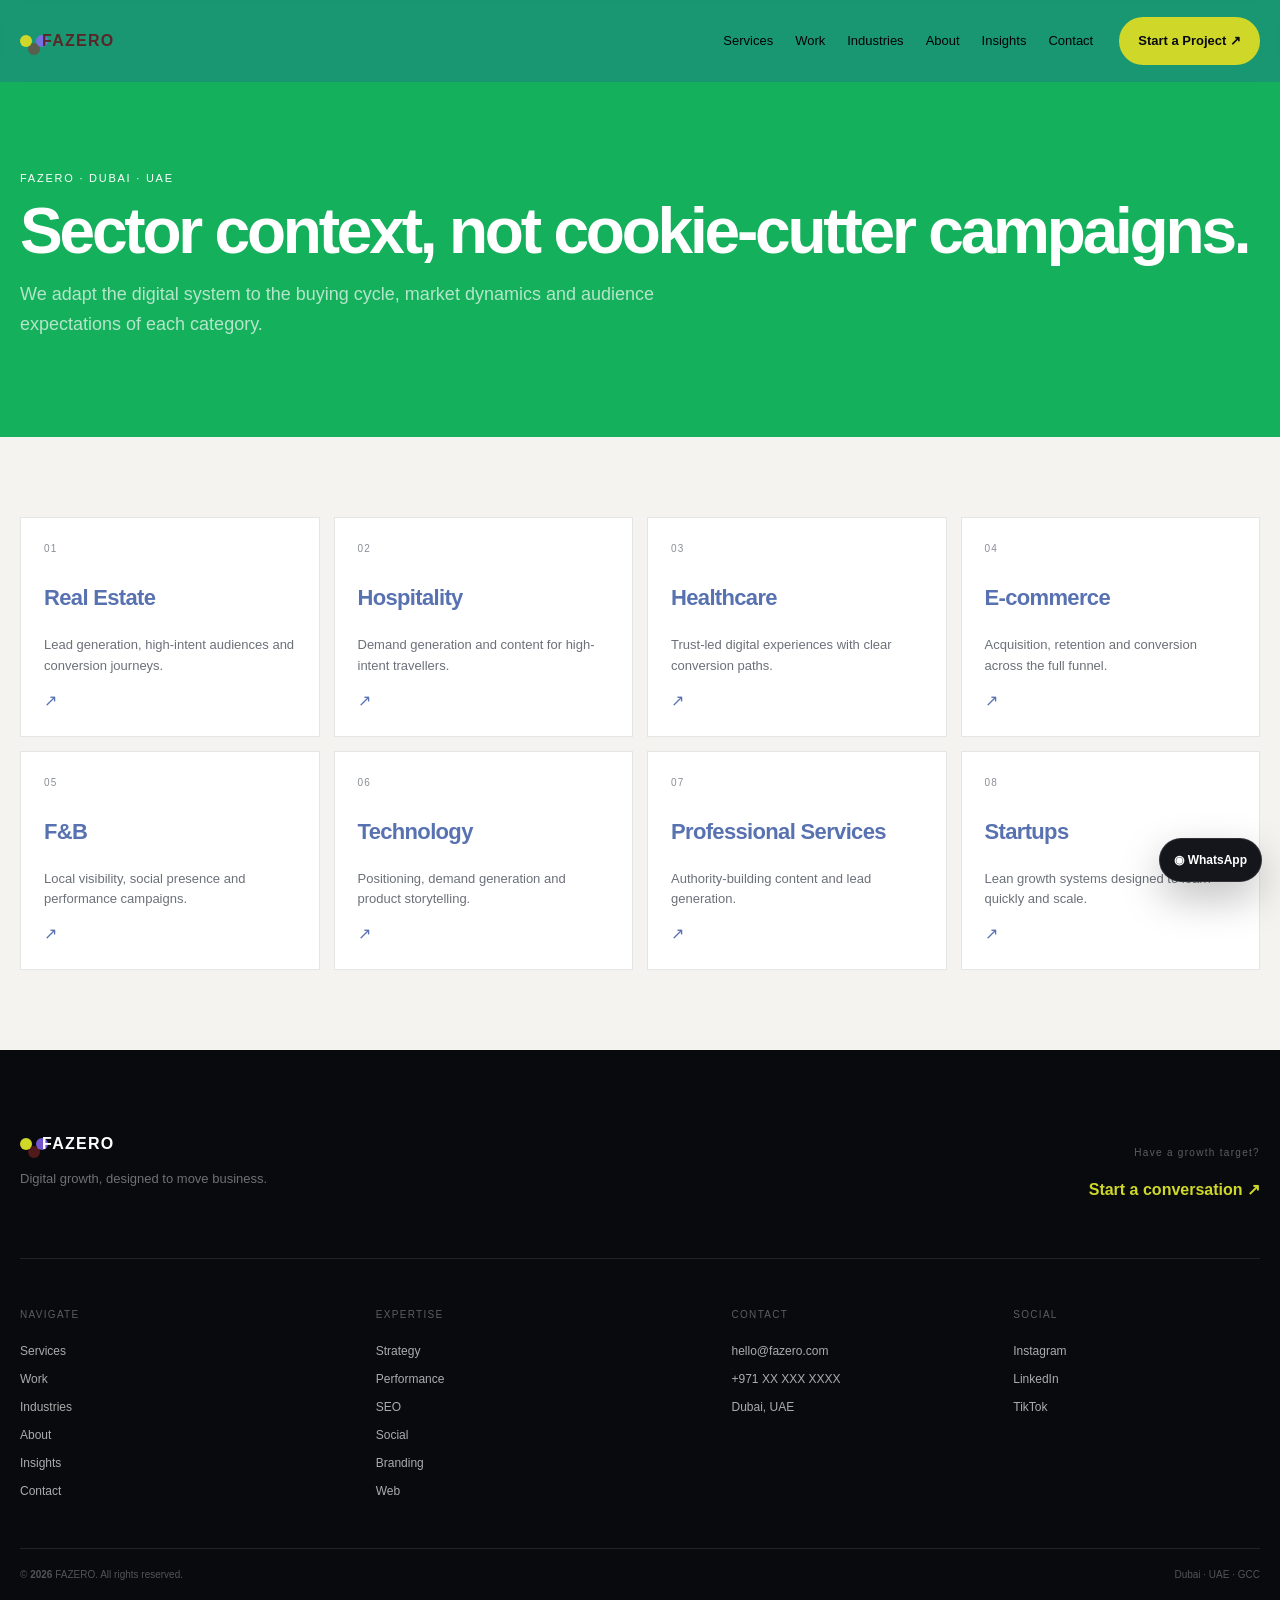
<file: industries.html>
<!doctype html><html lang="en"><head><meta charset="utf-8"><meta name="viewport" content="width=device-width,initial-scale=1"><meta name="description" content="We adapt the digital system to the buying cycle, market dynamics and audience expectations of each category."><meta name="theme-color" content="#0a0b0f"><title>FAZERO — Sector context, not cookie-cutter campaigns.</title><link rel="stylesheet" href="css/styles.css"></head><body><header class="nav" id="nav"><div class="wrap nav-in"><a class="logo" href="index.html"><i></i>FAZERO</a><nav class="nav-links"><a href="services.html">Services</a><a href="work.html">Work</a><a href="industries.html">Industries</a><a href="about.html">About</a><a href="insights.html">Insights</a><a href="contact.html">Contact</a></nav><a class="btn btn-accent" href="contact.html">Start a Project ↗</a><button class="menu" id="menu">☰</button></div><div class="mobile-nav" id="mobileNav"><a href="services.html">Services</a><a href="work.html">Work</a><a href="industries.html">Industries</a><a href="about.html">About</a><a href="insights.html">Insights</a><a href="contact.html">Contact</a><a class="btn btn-accent" href="contact.html">Start a Project</a></div></header><main><section class="page-hero"><div class="wrap"><span class="eyebrow">FAZERO · DUBAI · UAE</span><h1>Sector context, not cookie-cutter campaigns.</h1><p>We adapt the digital system to the buying cycle, market dynamics and audience expectations of each category.</p></div></section><section class="page"><div class="wrap"><div class="cards four"><div class="industry"><span>01</span><h3>Real Estate</h3><p>Lead generation, high-intent audiences and conversion journeys.</p>↗</div><div class="industry"><span>02</span><h3>Hospitality</h3><p>Demand generation and content for high-intent travellers.</p>↗</div><div class="industry"><span>03</span><h3>Healthcare</h3><p>Trust-led digital experiences with clear conversion paths.</p>↗</div><div class="industry"><span>04</span><h3>E-commerce</h3><p>Acquisition, retention and conversion across the full funnel.</p>↗</div><div class="industry"><span>05</span><h3>F&B</h3><p>Local visibility, social presence and performance campaigns.</p>↗</div><div class="industry"><span>06</span><h3>Technology</h3><p>Positioning, demand generation and product storytelling.</p>↗</div><div class="industry"><span>07</span><h3>Professional Services</h3><p>Authority-building content and lead generation.</p>↗</div><div class="industry"><span>08</span><h3>Startups</h3><p>Lean growth systems designed to learn quickly and scale.</p>↗</div></div></div></section></main><footer class="footer"><div class="wrap"><div class="foot-top"><div><a class="logo" href="index.html"><i></i>FAZERO</a><p>Digital growth, designed to move business.</p></div><div><small>Have a growth target?</small><a href="contact.html">Start a conversation ↗</a></div></div><div class="foot-grid"><div><small>NAVIGATE</small><a href="services.html">Services</a><a href="work.html">Work</a><a href="industries.html">Industries</a><a href="about.html">About</a><a href="insights.html">Insights</a><a href="contact.html">Contact</a></div><div><small>EXPERTISE</small><a href="service-strategy.html">Strategy</a><a href="service-performance.html">Performance</a><a href="service-seo.html">SEO</a><a href="service-social.html">Social</a><a href="service-branding.html">Branding</a><a href="service-web.html">Web</a></div><div><small>CONTACT</small><a href="mailto:hello@fazero.com">hello@fazero.com</a><a href="tel:+971000000000">+971 XX XXX XXXX</a><span>Dubai, UAE</span></div><div><small>SOCIAL</small><a href="https://www.instagram.com/" target="_blank">Instagram</a><a href="https://www.linkedin.com/" target="_blank">LinkedIn</a><a href="https://www.tiktok.com/" target="_blank">TikTok</a></div></div><div class="foot-bottom"><span>© <b id="year"></b> FAZERO. All rights reserved.</span><span>Dubai · UAE · GCC</span></div></div></footer><a class="whatsapp" href="https://wa.me/971000000000" target="_blank">◉ <span>WhatsApp</span></a><script src="js/app.js"></script></body></html>
</file>
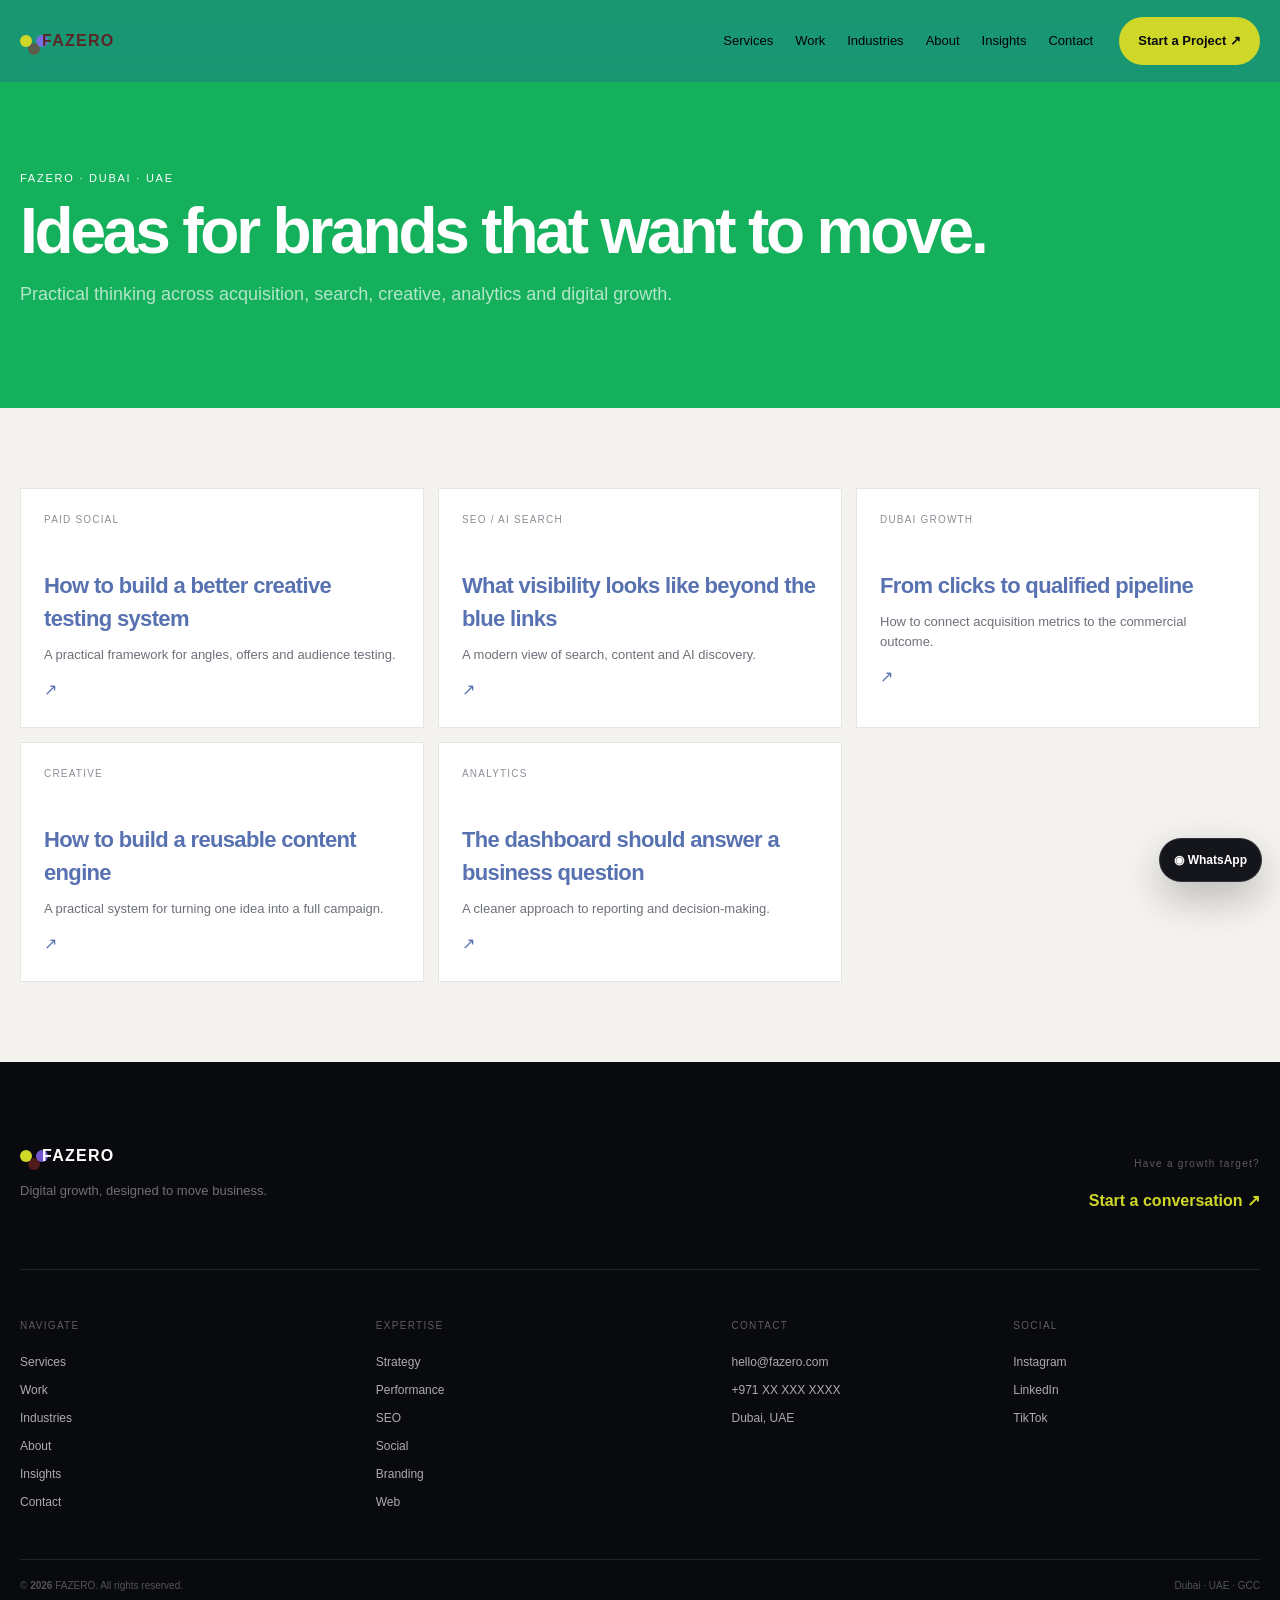
<file: insights.html>
<!doctype html><html lang="en"><head><meta charset="utf-8"><meta name="viewport" content="width=device-width,initial-scale=1"><meta name="description" content="Practical thinking across acquisition, search, creative, analytics and digital growth."><meta name="theme-color" content="#0a0b0f"><title>FAZERO — Ideas for brands that want to move.</title><link rel="stylesheet" href="css/styles.css"></head><body><header class="nav" id="nav"><div class="wrap nav-in"><a class="logo" href="index.html"><i></i>FAZERO</a><nav class="nav-links"><a href="services.html">Services</a><a href="work.html">Work</a><a href="industries.html">Industries</a><a href="about.html">About</a><a href="insights.html">Insights</a><a href="contact.html">Contact</a></nav><a class="btn btn-accent" href="contact.html">Start a Project ↗</a><button class="menu" id="menu">☰</button></div><div class="mobile-nav" id="mobileNav"><a href="services.html">Services</a><a href="work.html">Work</a><a href="industries.html">Industries</a><a href="about.html">About</a><a href="insights.html">Insights</a><a href="contact.html">Contact</a><a class="btn btn-accent" href="contact.html">Start a Project</a></div></header><main><section class="page-hero"><div class="wrap"><span class="eyebrow">FAZERO · DUBAI · UAE</span><h1>Ideas for brands that want to move.</h1><p>Practical thinking across acquisition, search, creative, analytics and digital growth.</p></div></section><section class="page"><div class="wrap"><div class="insight-grid"><a class="insight" target="_blank" href="https://www.google.com/search?q=creative+testing+paid+social"><small>PAID SOCIAL</small><h3>How to build a better creative testing system</h3><p>A practical framework for angles, offers and audience testing.</p>↗</a><a class="insight" target="_blank" href="https://www.google.com/search?q=SEO+AI+search+optimization"><small>SEO / AI SEARCH</small><h3>What visibility looks like beyond the blue links</h3><p>A modern view of search, content and AI discovery.</p>↗</a><a class="insight" target="_blank" href="https://www.google.com/search?q=Dubai+lead+generation+digital+marketing"><small>DUBAI GROWTH</small><h3>From clicks to qualified pipeline</h3><p>How to connect acquisition metrics to the commercial outcome.</p>↗</a><a class="insight" target="_blank" href="https://www.google.com/search?q=content+marketing+engine"><small>CREATIVE</small><h3>How to build a reusable content engine</h3><p>A practical system for turning one idea into a full campaign.</p>↗</a><a class="insight" target="_blank" href="https://www.google.com/search?q=marketing+analytics+dashboard"><small>ANALYTICS</small><h3>The dashboard should answer a business question</h3><p>A cleaner approach to reporting and decision-making.</p>↗</a></div></div></section></main><footer class="footer"><div class="wrap"><div class="foot-top"><div><a class="logo" href="index.html"><i></i>FAZERO</a><p>Digital growth, designed to move business.</p></div><div><small>Have a growth target?</small><a href="contact.html">Start a conversation ↗</a></div></div><div class="foot-grid"><div><small>NAVIGATE</small><a href="services.html">Services</a><a href="work.html">Work</a><a href="industries.html">Industries</a><a href="about.html">About</a><a href="insights.html">Insights</a><a href="contact.html">Contact</a></div><div><small>EXPERTISE</small><a href="service-strategy.html">Strategy</a><a href="service-performance.html">Performance</a><a href="service-seo.html">SEO</a><a href="service-social.html">Social</a><a href="service-branding.html">Branding</a><a href="service-web.html">Web</a></div><div><small>CONTACT</small><a href="mailto:hello@fazero.com">hello@fazero.com</a><a href="tel:+971000000000">+971 XX XXX XXXX</a><span>Dubai, UAE</span></div><div><small>SOCIAL</small><a href="https://www.instagram.com/" target="_blank">Instagram</a><a href="https://www.linkedin.com/" target="_blank">LinkedIn</a><a href="https://www.tiktok.com/" target="_blank">TikTok</a></div></div><div class="foot-bottom"><span>© <b id="year"></b> FAZERO. All rights reserved.</span><span>Dubai · UAE · GCC</span></div></div></footer><a class="whatsapp" href="https://wa.me/971000000000" target="_blank">◉ <span>WhatsApp</span></a><script src="js/app.js"></script></body></html>
</file>
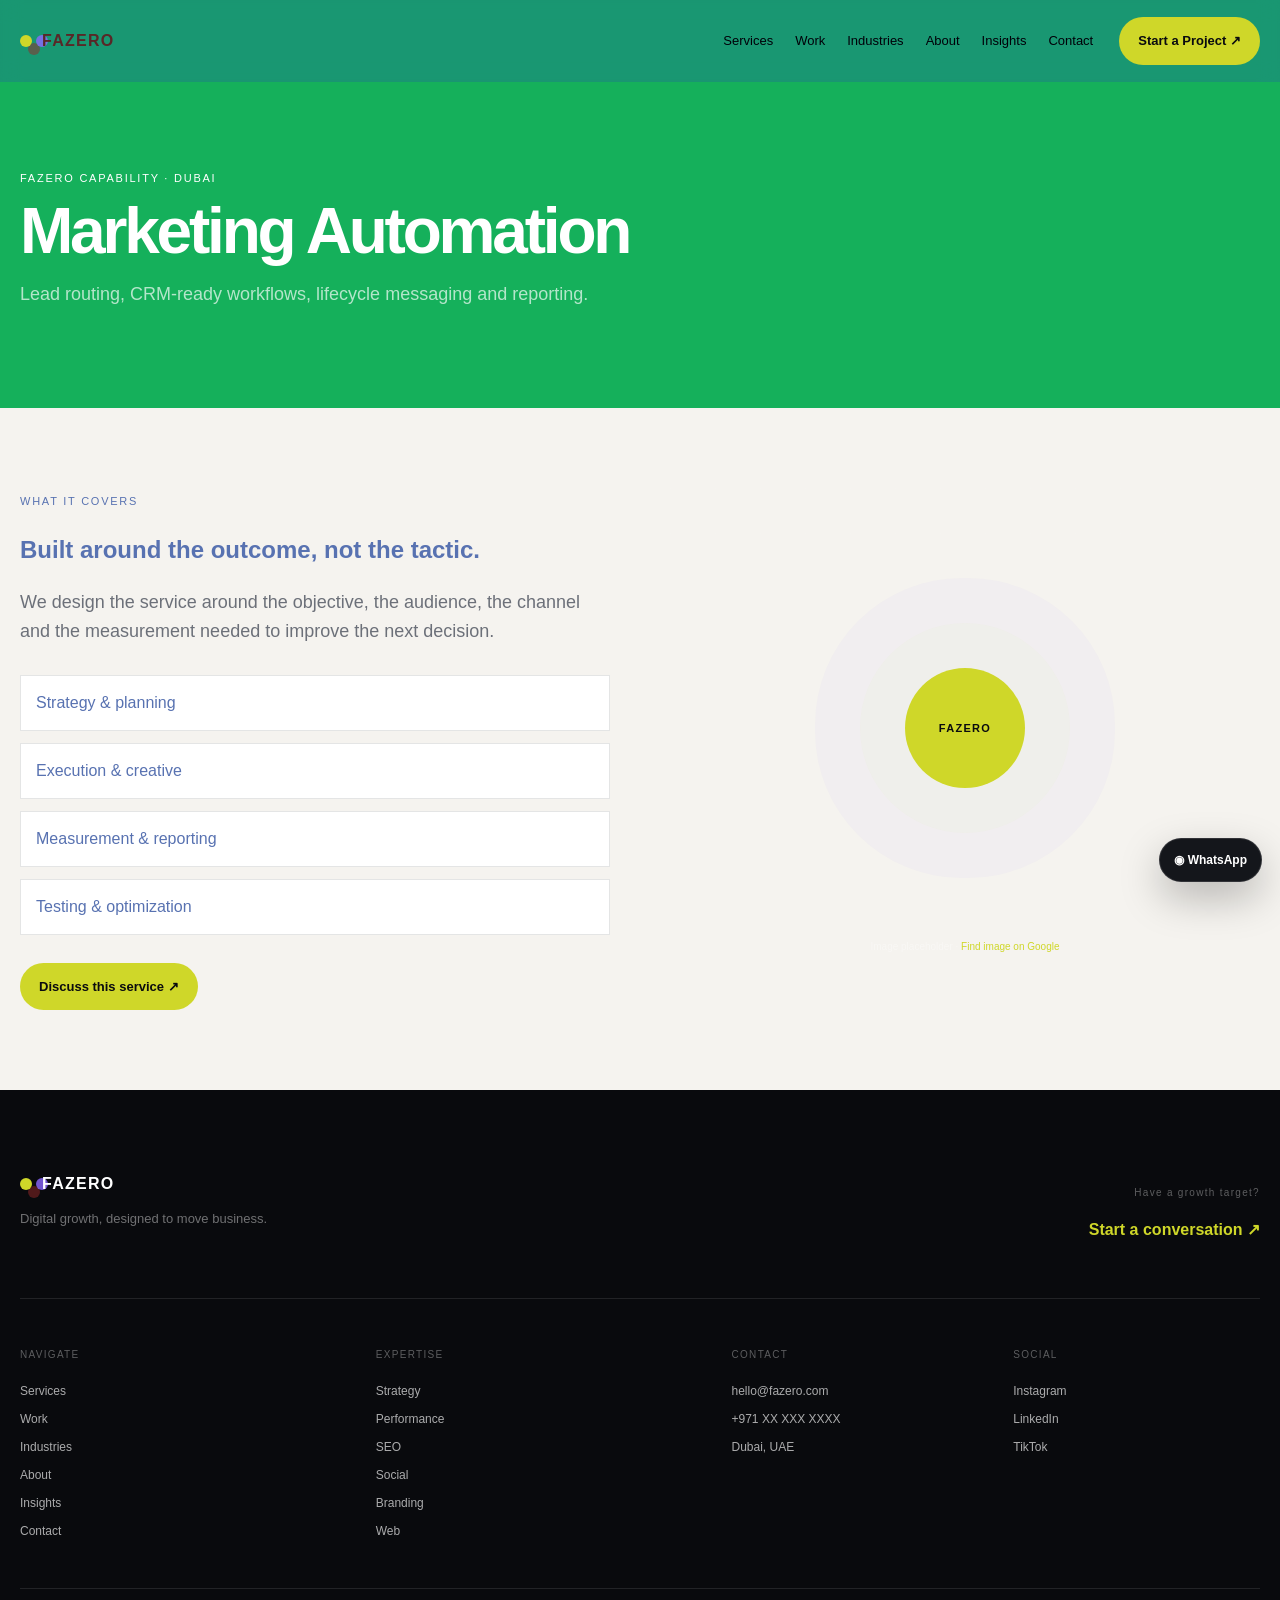
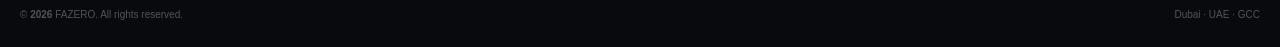
<file: service-automation.html>
<!doctype html><html lang="en"><head><meta charset="utf-8"><meta name="viewport" content="width=device-width,initial-scale=1"><meta name="description" content="Lead routing, CRM-ready workflows, lifecycle messaging and reporting."><title>FAZERO — Marketing Automation</title><link rel="stylesheet" href="css/styles.css"></head><body><header class="nav" id="nav"><div class="wrap nav-in"><a class="logo" href="index.html"><i></i>FAZERO</a><nav class="nav-links"><a href="services.html">Services</a><a href="work.html">Work</a><a href="industries.html">Industries</a><a href="about.html">About</a><a href="insights.html">Insights</a><a href="contact.html">Contact</a></nav><a class="btn btn-accent" href="contact.html">Start a Project ↗</a><button class="menu" id="menu">☰</button></div><div class="mobile-nav" id="mobileNav"><a href="services.html">Services</a><a href="work.html">Work</a><a href="industries.html">Industries</a><a href="about.html">About</a><a href="insights.html">Insights</a><a href="contact.html">Contact</a><a class="btn btn-accent" href="contact.html">Start a Project</a></div></header><main><section class="page-hero"><div class="wrap"><span class="eyebrow">FAZERO CAPABILITY · DUBAI</span><h1>Marketing Automation</h1><p>Lead routing, CRM-ready workflows, lifecycle messaging and reporting.</p></div></section><section class="page"><div class="wrap"><div class="detail"><div><span class="eyebrow">WHAT IT COVERS</span><h2>Built around the outcome, not the tactic.</h2><p class="page-copy">We design the service around the objective, the audience, the channel and the measurement needed to improve the next decision.</p><div class="detail-list"><div>Strategy & planning</div><div>Execution & creative</div><div>Measurement & reporting</div><div>Testing & optimization</div></div><a class="btn btn-accent" href="contact.html">Discuss this service ↗</a></div><div class="visual placeholder-large"><div class="grid-bg"></div><div class="core">FAZERO</div><div class="replace">Image placeholder · <a target="_blank" href="https://www.google.com/search?tbm=isch&q=%24query">Find image on Google</a></div></div></div></div></section></main><footer class="footer"><div class="wrap"><div class="foot-top"><div><a class="logo" href="index.html"><i></i>FAZERO</a><p>Digital growth, designed to move business.</p></div><div><small>Have a growth target?</small><a href="contact.html">Start a conversation ↗</a></div></div><div class="foot-grid"><div><small>NAVIGATE</small><a href="services.html">Services</a><a href="work.html">Work</a><a href="industries.html">Industries</a><a href="about.html">About</a><a href="insights.html">Insights</a><a href="contact.html">Contact</a></div><div><small>EXPERTISE</small><a href="service-strategy.html">Strategy</a><a href="service-performance.html">Performance</a><a href="service-seo.html">SEO</a><a href="service-social.html">Social</a><a href="service-branding.html">Branding</a><a href="service-web.html">Web</a></div><div><small>CONTACT</small><a href="mailto:hello@fazero.com">hello@fazero.com</a><a href="tel:+971000000000">+971 XX XXX XXXX</a><span>Dubai, UAE</span></div><div><small>SOCIAL</small><a href="https://www.instagram.com/" target="_blank">Instagram</a><a href="https://www.linkedin.com/" target="_blank">LinkedIn</a><a href="https://www.tiktok.com/" target="_blank">TikTok</a></div></div><div class="foot-bottom"><span>© <b id="year"></b> FAZERO. All rights reserved.</span><span>Dubai · UAE · GCC</span></div></div></footer><a class="whatsapp" href="https://wa.me/971000000000" target="_blank">◉ <span>WhatsApp</span></a><script src="js/app.js"></script></body></html>
</file>
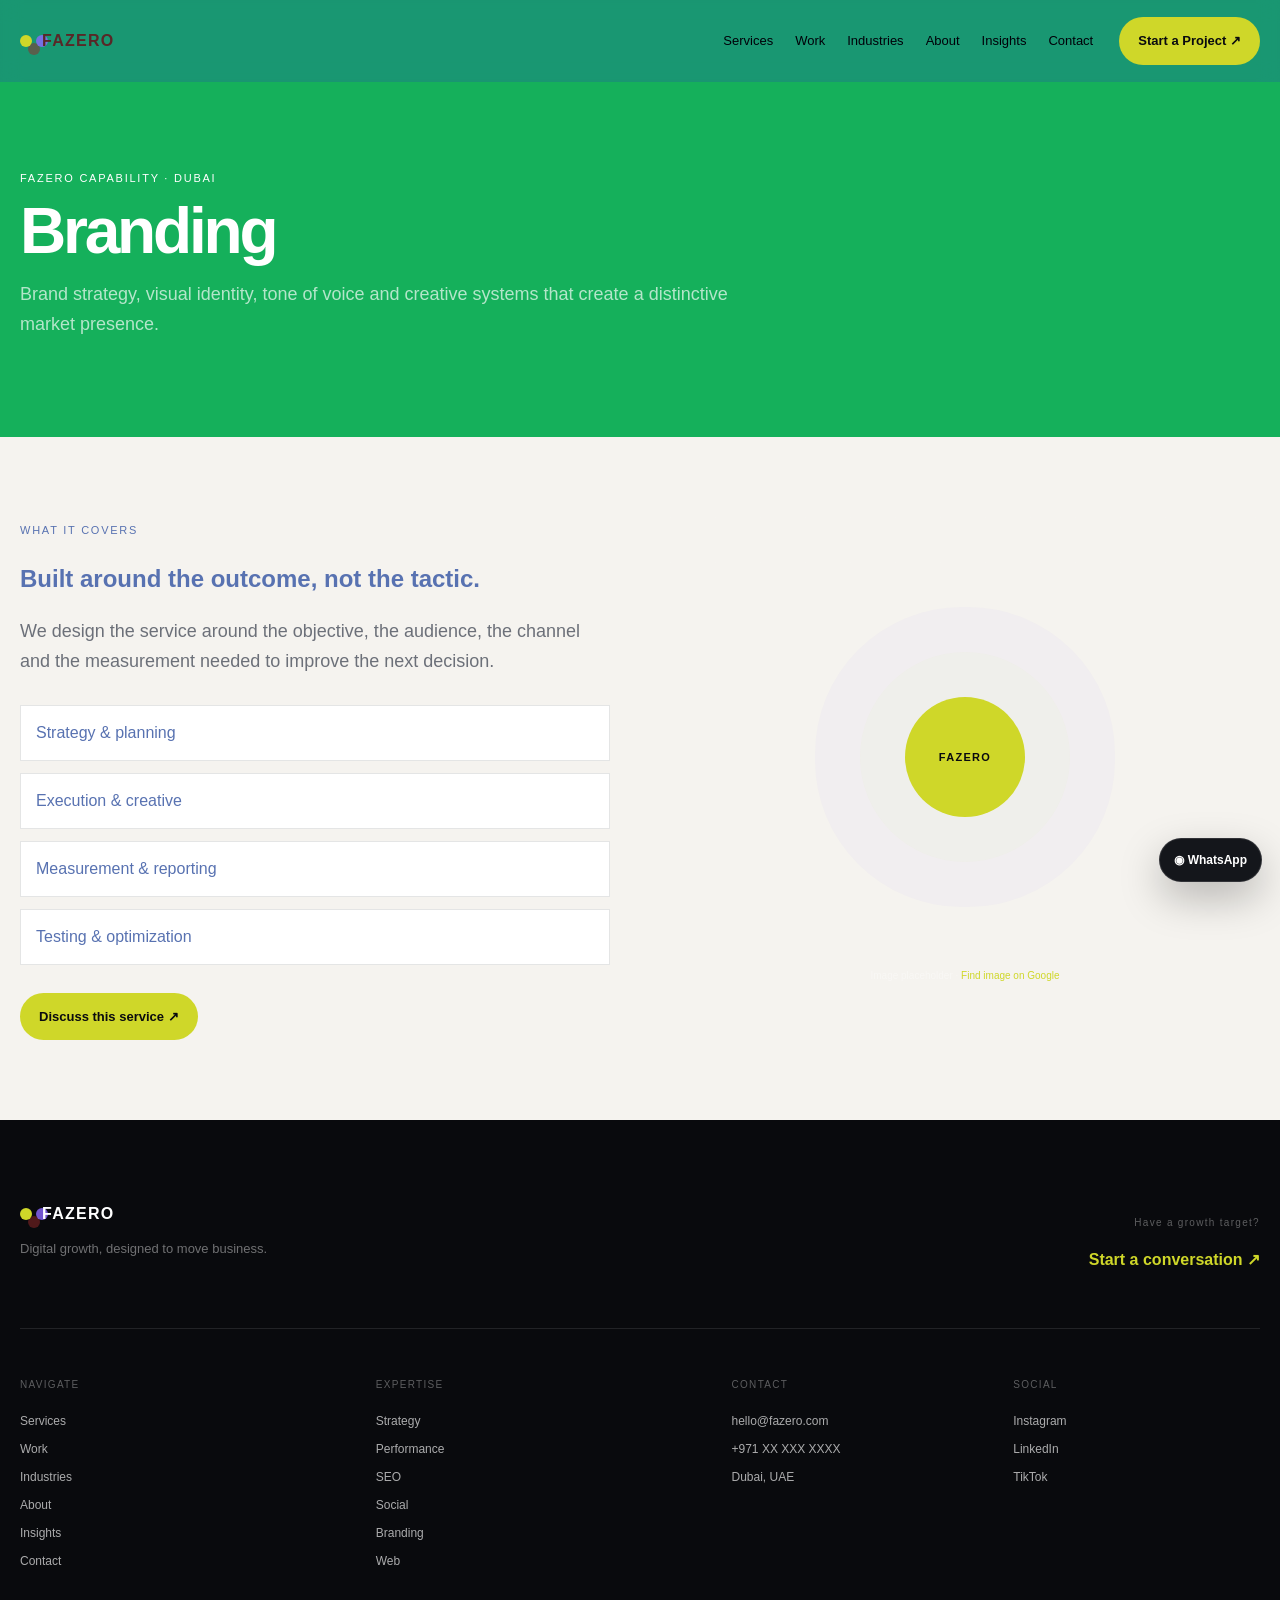
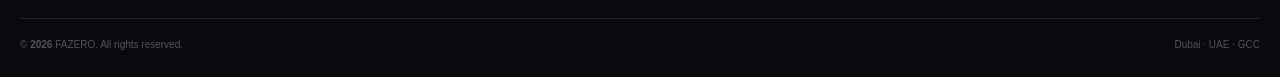
<file: service-branding.html>
<!doctype html><html lang="en"><head><meta charset="utf-8"><meta name="viewport" content="width=device-width,initial-scale=1"><meta name="description" content="Brand strategy, visual identity, tone of voice and creative systems that create a distinctive market presence."><title>FAZERO — Branding</title><link rel="stylesheet" href="css/styles.css"></head><body><header class="nav" id="nav"><div class="wrap nav-in"><a class="logo" href="index.html"><i></i>FAZERO</a><nav class="nav-links"><a href="services.html">Services</a><a href="work.html">Work</a><a href="industries.html">Industries</a><a href="about.html">About</a><a href="insights.html">Insights</a><a href="contact.html">Contact</a></nav><a class="btn btn-accent" href="contact.html">Start a Project ↗</a><button class="menu" id="menu">☰</button></div><div class="mobile-nav" id="mobileNav"><a href="services.html">Services</a><a href="work.html">Work</a><a href="industries.html">Industries</a><a href="about.html">About</a><a href="insights.html">Insights</a><a href="contact.html">Contact</a><a class="btn btn-accent" href="contact.html">Start a Project</a></div></header><main><section class="page-hero"><div class="wrap"><span class="eyebrow">FAZERO CAPABILITY · DUBAI</span><h1>Branding</h1><p>Brand strategy, visual identity, tone of voice and creative systems that create a distinctive market presence.</p></div></section><section class="page"><div class="wrap"><div class="detail"><div><span class="eyebrow">WHAT IT COVERS</span><h2>Built around the outcome, not the tactic.</h2><p class="page-copy">We design the service around the objective, the audience, the channel and the measurement needed to improve the next decision.</p><div class="detail-list"><div>Strategy & planning</div><div>Execution & creative</div><div>Measurement & reporting</div><div>Testing & optimization</div></div><a class="btn btn-accent" href="contact.html">Discuss this service ↗</a></div><div class="visual placeholder-large"><div class="grid-bg"></div><div class="core">FAZERO</div><div class="replace">Image placeholder · <a target="_blank" href="https://www.google.com/search?tbm=isch&q=%24query">Find image on Google</a></div></div></div></div></section></main><footer class="footer"><div class="wrap"><div class="foot-top"><div><a class="logo" href="index.html"><i></i>FAZERO</a><p>Digital growth, designed to move business.</p></div><div><small>Have a growth target?</small><a href="contact.html">Start a conversation ↗</a></div></div><div class="foot-grid"><div><small>NAVIGATE</small><a href="services.html">Services</a><a href="work.html">Work</a><a href="industries.html">Industries</a><a href="about.html">About</a><a href="insights.html">Insights</a><a href="contact.html">Contact</a></div><div><small>EXPERTISE</small><a href="service-strategy.html">Strategy</a><a href="service-performance.html">Performance</a><a href="service-seo.html">SEO</a><a href="service-social.html">Social</a><a href="service-branding.html">Branding</a><a href="service-web.html">Web</a></div><div><small>CONTACT</small><a href="mailto:hello@fazero.com">hello@fazero.com</a><a href="tel:+971000000000">+971 XX XXX XXXX</a><span>Dubai, UAE</span></div><div><small>SOCIAL</small><a href="https://www.instagram.com/" target="_blank">Instagram</a><a href="https://www.linkedin.com/" target="_blank">LinkedIn</a><a href="https://www.tiktok.com/" target="_blank">TikTok</a></div></div><div class="foot-bottom"><span>© <b id="year"></b> FAZERO. All rights reserved.</span><span>Dubai · UAE · GCC</span></div></div></footer><a class="whatsapp" href="https://wa.me/971000000000" target="_blank">◉ <span>WhatsApp</span></a><script src="js/app.js"></script></body></html>
</file>
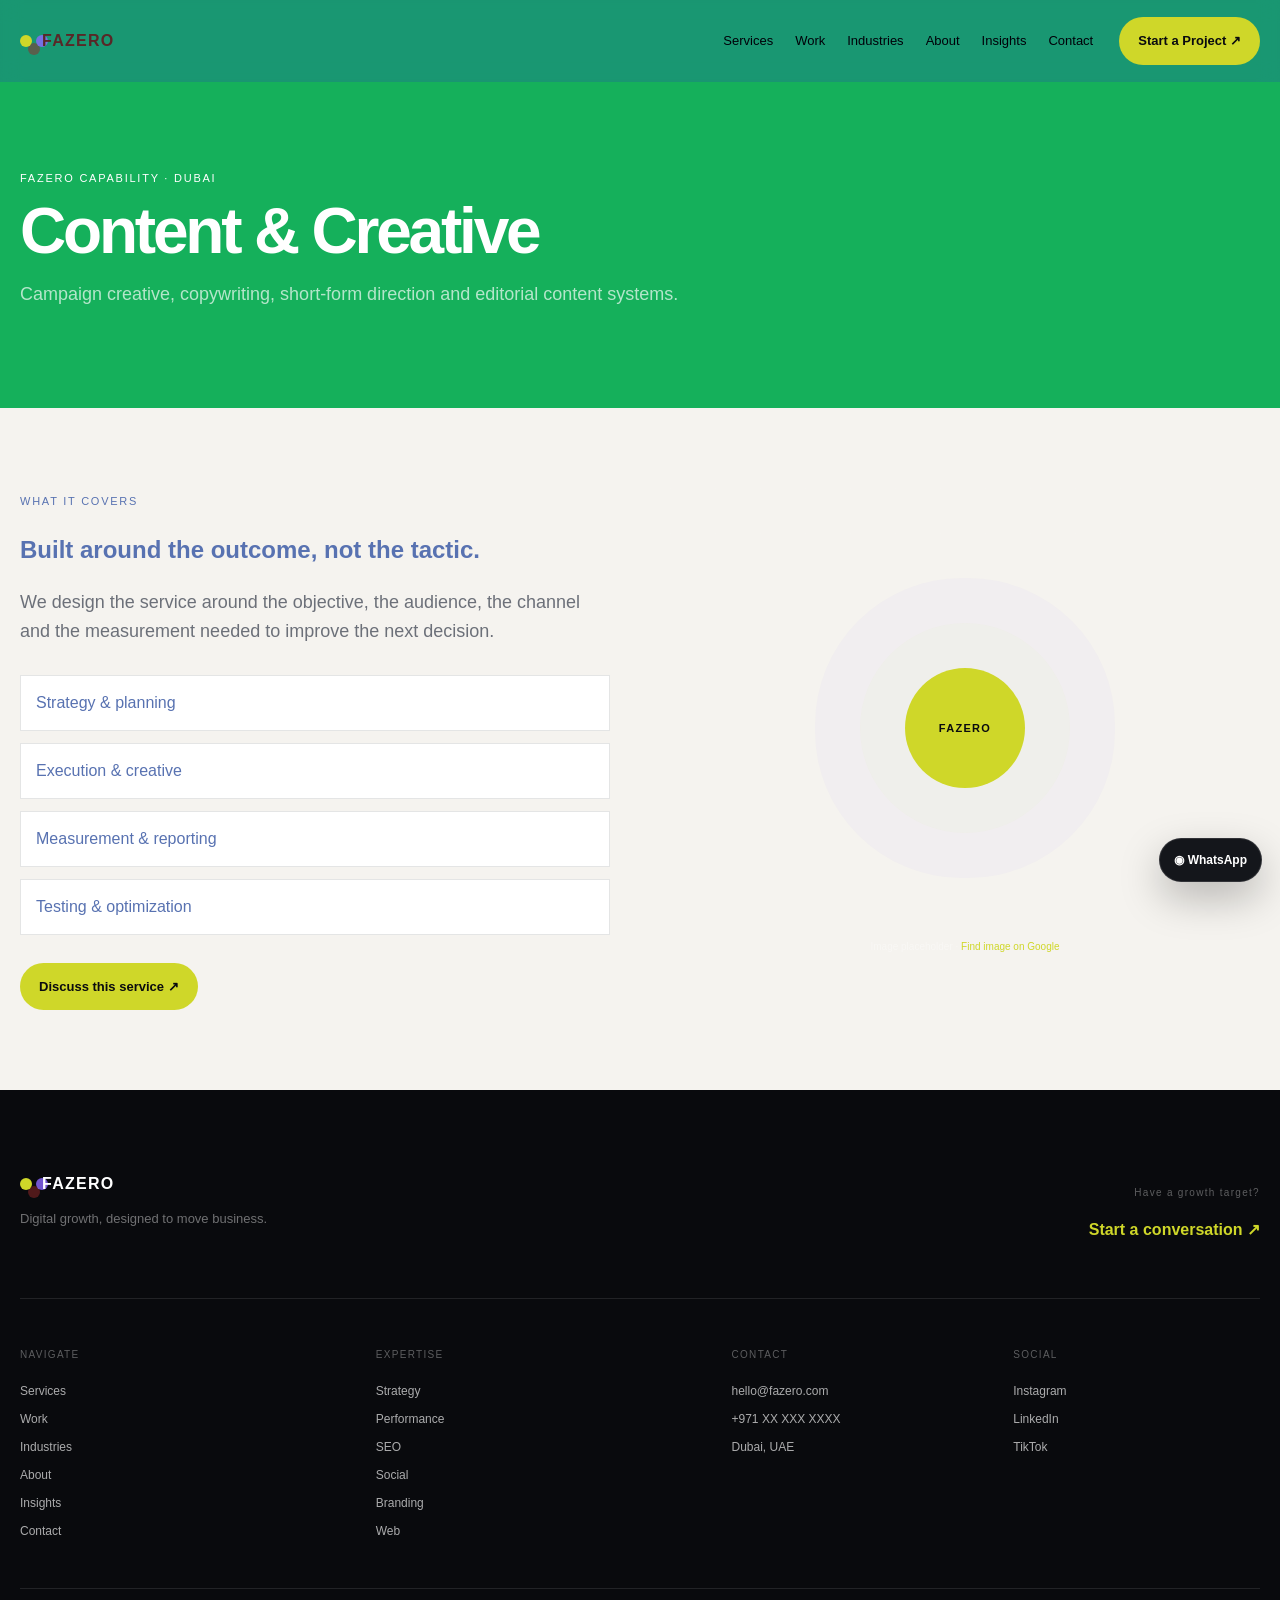
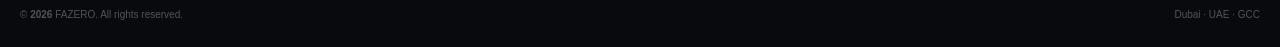
<file: service-content.html>
<!doctype html><html lang="en"><head><meta charset="utf-8"><meta name="viewport" content="width=device-width,initial-scale=1"><meta name="description" content="Campaign creative, copywriting, short-form direction and editorial content systems."><title>FAZERO — Content & Creative</title><link rel="stylesheet" href="css/styles.css"></head><body><header class="nav" id="nav"><div class="wrap nav-in"><a class="logo" href="index.html"><i></i>FAZERO</a><nav class="nav-links"><a href="services.html">Services</a><a href="work.html">Work</a><a href="industries.html">Industries</a><a href="about.html">About</a><a href="insights.html">Insights</a><a href="contact.html">Contact</a></nav><a class="btn btn-accent" href="contact.html">Start a Project ↗</a><button class="menu" id="menu">☰</button></div><div class="mobile-nav" id="mobileNav"><a href="services.html">Services</a><a href="work.html">Work</a><a href="industries.html">Industries</a><a href="about.html">About</a><a href="insights.html">Insights</a><a href="contact.html">Contact</a><a class="btn btn-accent" href="contact.html">Start a Project</a></div></header><main><section class="page-hero"><div class="wrap"><span class="eyebrow">FAZERO CAPABILITY · DUBAI</span><h1>Content & Creative</h1><p>Campaign creative, copywriting, short-form direction and editorial content systems.</p></div></section><section class="page"><div class="wrap"><div class="detail"><div><span class="eyebrow">WHAT IT COVERS</span><h2>Built around the outcome, not the tactic.</h2><p class="page-copy">We design the service around the objective, the audience, the channel and the measurement needed to improve the next decision.</p><div class="detail-list"><div>Strategy & planning</div><div>Execution & creative</div><div>Measurement & reporting</div><div>Testing & optimization</div></div><a class="btn btn-accent" href="contact.html">Discuss this service ↗</a></div><div class="visual placeholder-large"><div class="grid-bg"></div><div class="core">FAZERO</div><div class="replace">Image placeholder · <a target="_blank" href="https://www.google.com/search?tbm=isch&q=%24query">Find image on Google</a></div></div></div></div></section></main><footer class="footer"><div class="wrap"><div class="foot-top"><div><a class="logo" href="index.html"><i></i>FAZERO</a><p>Digital growth, designed to move business.</p></div><div><small>Have a growth target?</small><a href="contact.html">Start a conversation ↗</a></div></div><div class="foot-grid"><div><small>NAVIGATE</small><a href="services.html">Services</a><a href="work.html">Work</a><a href="industries.html">Industries</a><a href="about.html">About</a><a href="insights.html">Insights</a><a href="contact.html">Contact</a></div><div><small>EXPERTISE</small><a href="service-strategy.html">Strategy</a><a href="service-performance.html">Performance</a><a href="service-seo.html">SEO</a><a href="service-social.html">Social</a><a href="service-branding.html">Branding</a><a href="service-web.html">Web</a></div><div><small>CONTACT</small><a href="mailto:hello@fazero.com">hello@fazero.com</a><a href="tel:+971000000000">+971 XX XXX XXXX</a><span>Dubai, UAE</span></div><div><small>SOCIAL</small><a href="https://www.instagram.com/" target="_blank">Instagram</a><a href="https://www.linkedin.com/" target="_blank">LinkedIn</a><a href="https://www.tiktok.com/" target="_blank">TikTok</a></div></div><div class="foot-bottom"><span>© <b id="year"></b> FAZERO. All rights reserved.</span><span>Dubai · UAE · GCC</span></div></div></footer><a class="whatsapp" href="https://wa.me/971000000000" target="_blank">◉ <span>WhatsApp</span></a><script src="js/app.js"></script></body></html>
</file>
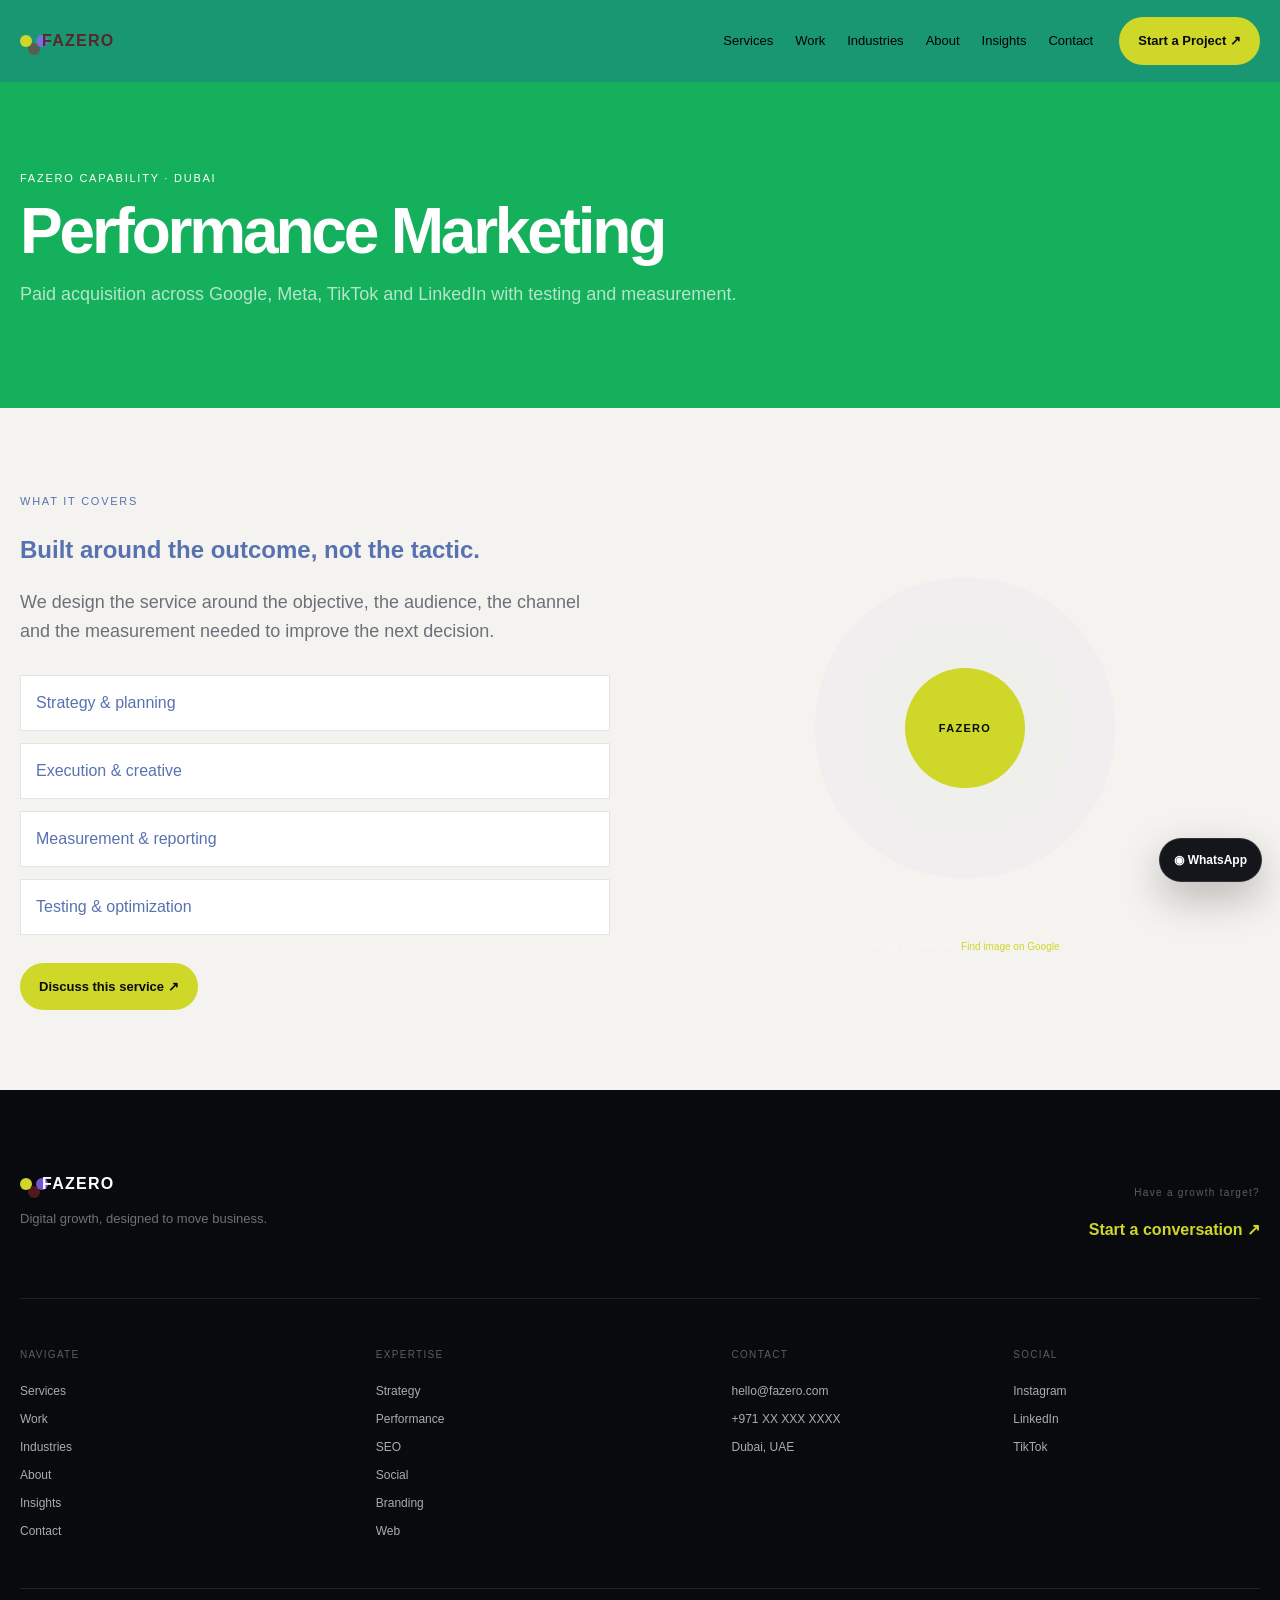
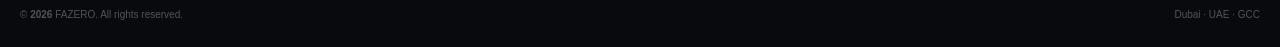
<file: service-performance.html>
<!doctype html><html lang="en"><head><meta charset="utf-8"><meta name="viewport" content="width=device-width,initial-scale=1"><meta name="description" content="Paid acquisition across Google, Meta, TikTok and LinkedIn with testing and measurement."><title>FAZERO — Performance Marketing</title><link rel="stylesheet" href="css/styles.css"></head><body><header class="nav" id="nav"><div class="wrap nav-in"><a class="logo" href="index.html"><i></i>FAZERO</a><nav class="nav-links"><a href="services.html">Services</a><a href="work.html">Work</a><a href="industries.html">Industries</a><a href="about.html">About</a><a href="insights.html">Insights</a><a href="contact.html">Contact</a></nav><a class="btn btn-accent" href="contact.html">Start a Project ↗</a><button class="menu" id="menu">☰</button></div><div class="mobile-nav" id="mobileNav"><a href="services.html">Services</a><a href="work.html">Work</a><a href="industries.html">Industries</a><a href="about.html">About</a><a href="insights.html">Insights</a><a href="contact.html">Contact</a><a class="btn btn-accent" href="contact.html">Start a Project</a></div></header><main><section class="page-hero"><div class="wrap"><span class="eyebrow">FAZERO CAPABILITY · DUBAI</span><h1>Performance Marketing</h1><p>Paid acquisition across Google, Meta, TikTok and LinkedIn with testing and measurement.</p></div></section><section class="page"><div class="wrap"><div class="detail"><div><span class="eyebrow">WHAT IT COVERS</span><h2>Built around the outcome, not the tactic.</h2><p class="page-copy">We design the service around the objective, the audience, the channel and the measurement needed to improve the next decision.</p><div class="detail-list"><div>Strategy & planning</div><div>Execution & creative</div><div>Measurement & reporting</div><div>Testing & optimization</div></div><a class="btn btn-accent" href="contact.html">Discuss this service ↗</a></div><div class="visual placeholder-large"><div class="grid-bg"></div><div class="core">FAZERO</div><div class="replace">Image placeholder · <a target="_blank" href="https://www.google.com/search?tbm=isch&q=%24query">Find image on Google</a></div></div></div></div></section></main><footer class="footer"><div class="wrap"><div class="foot-top"><div><a class="logo" href="index.html"><i></i>FAZERO</a><p>Digital growth, designed to move business.</p></div><div><small>Have a growth target?</small><a href="contact.html">Start a conversation ↗</a></div></div><div class="foot-grid"><div><small>NAVIGATE</small><a href="services.html">Services</a><a href="work.html">Work</a><a href="industries.html">Industries</a><a href="about.html">About</a><a href="insights.html">Insights</a><a href="contact.html">Contact</a></div><div><small>EXPERTISE</small><a href="service-strategy.html">Strategy</a><a href="service-performance.html">Performance</a><a href="service-seo.html">SEO</a><a href="service-social.html">Social</a><a href="service-branding.html">Branding</a><a href="service-web.html">Web</a></div><div><small>CONTACT</small><a href="mailto:hello@fazero.com">hello@fazero.com</a><a href="tel:+971000000000">+971 XX XXX XXXX</a><span>Dubai, UAE</span></div><div><small>SOCIAL</small><a href="https://www.instagram.com/" target="_blank">Instagram</a><a href="https://www.linkedin.com/" target="_blank">LinkedIn</a><a href="https://www.tiktok.com/" target="_blank">TikTok</a></div></div><div class="foot-bottom"><span>© <b id="year"></b> FAZERO. All rights reserved.</span><span>Dubai · UAE · GCC</span></div></div></footer><a class="whatsapp" href="https://wa.me/971000000000" target="_blank">◉ <span>WhatsApp</span></a><script src="js/app.js"></script></body></html>
</file>
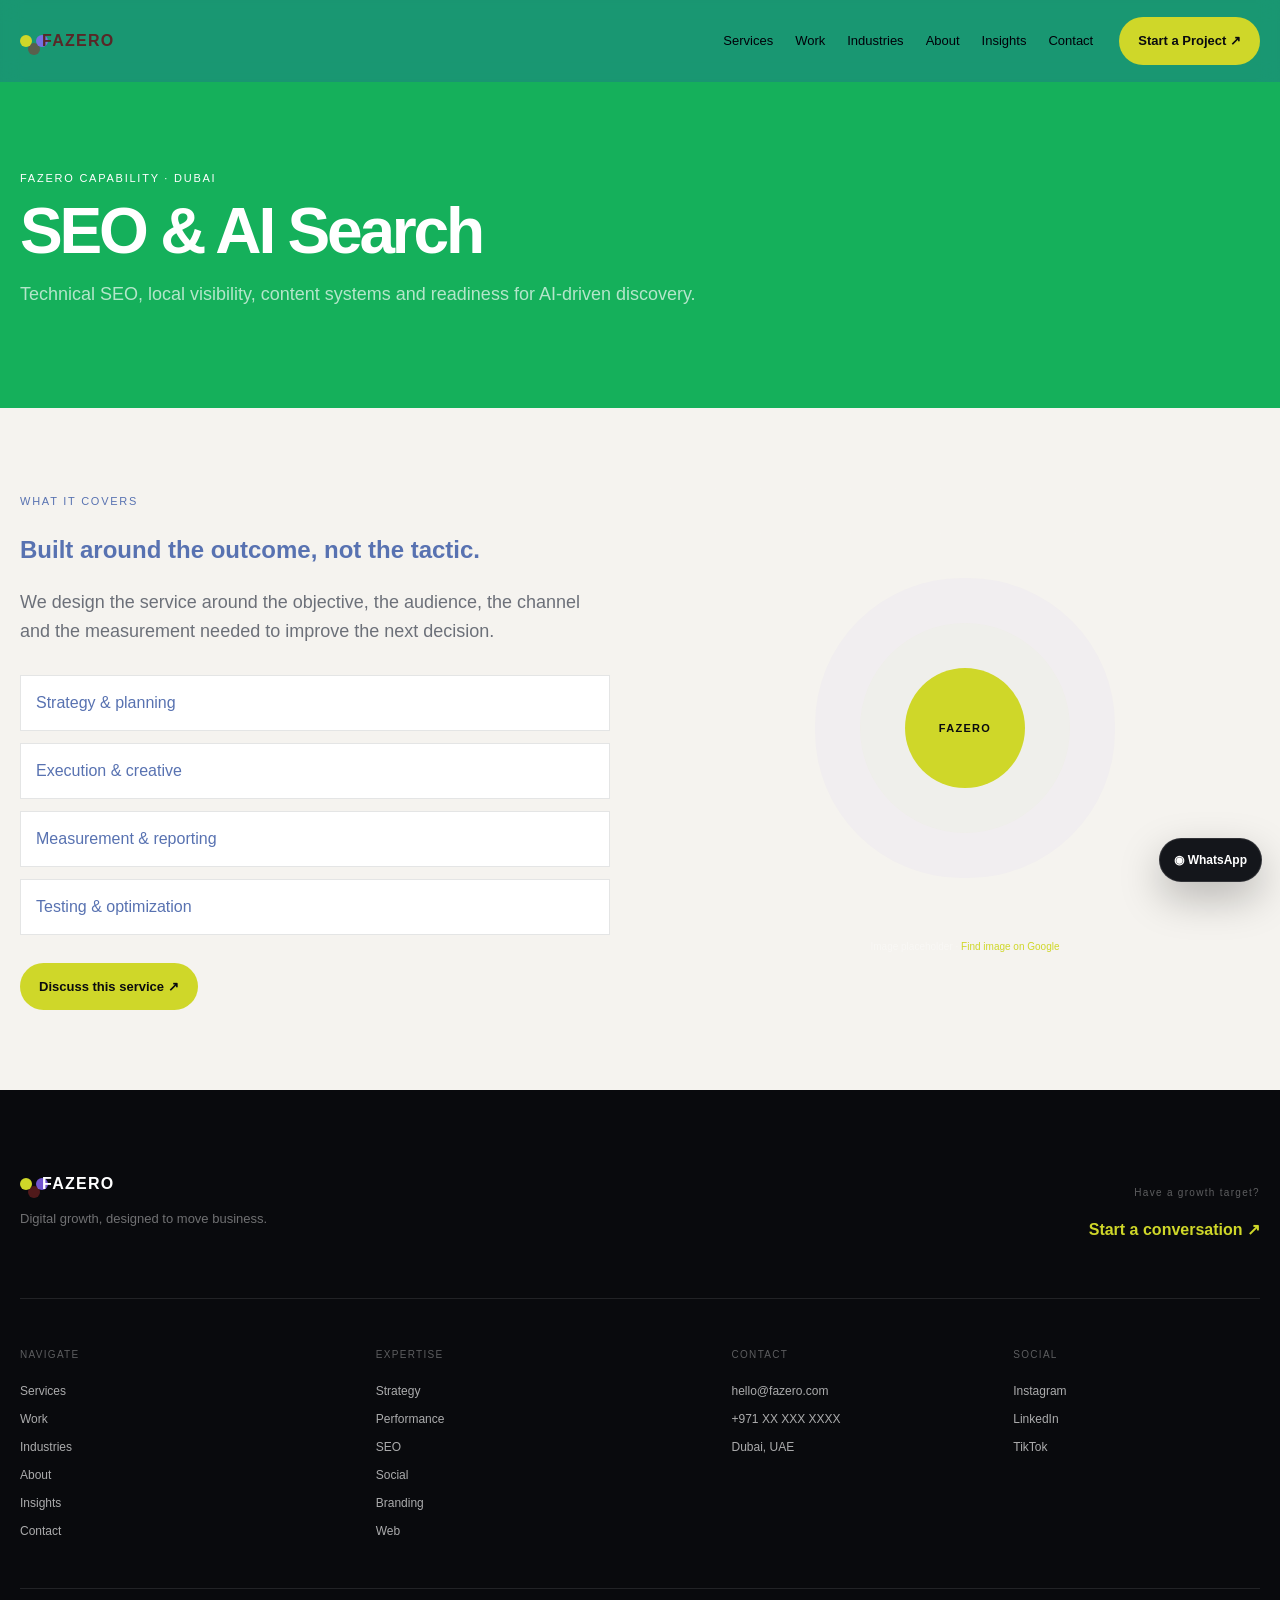
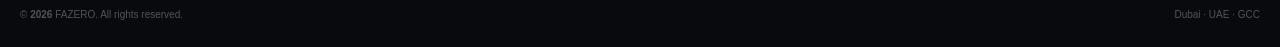
<file: service-seo.html>
<!doctype html><html lang="en"><head><meta charset="utf-8"><meta name="viewport" content="width=device-width,initial-scale=1"><meta name="description" content="Technical SEO, local visibility, content systems and readiness for AI-driven discovery."><title>FAZERO — SEO & AI Search</title><link rel="stylesheet" href="css/styles.css"></head><body><header class="nav" id="nav"><div class="wrap nav-in"><a class="logo" href="index.html"><i></i>FAZERO</a><nav class="nav-links"><a href="services.html">Services</a><a href="work.html">Work</a><a href="industries.html">Industries</a><a href="about.html">About</a><a href="insights.html">Insights</a><a href="contact.html">Contact</a></nav><a class="btn btn-accent" href="contact.html">Start a Project ↗</a><button class="menu" id="menu">☰</button></div><div class="mobile-nav" id="mobileNav"><a href="services.html">Services</a><a href="work.html">Work</a><a href="industries.html">Industries</a><a href="about.html">About</a><a href="insights.html">Insights</a><a href="contact.html">Contact</a><a class="btn btn-accent" href="contact.html">Start a Project</a></div></header><main><section class="page-hero"><div class="wrap"><span class="eyebrow">FAZERO CAPABILITY · DUBAI</span><h1>SEO & AI Search</h1><p>Technical SEO, local visibility, content systems and readiness for AI-driven discovery.</p></div></section><section class="page"><div class="wrap"><div class="detail"><div><span class="eyebrow">WHAT IT COVERS</span><h2>Built around the outcome, not the tactic.</h2><p class="page-copy">We design the service around the objective, the audience, the channel and the measurement needed to improve the next decision.</p><div class="detail-list"><div>Strategy & planning</div><div>Execution & creative</div><div>Measurement & reporting</div><div>Testing & optimization</div></div><a class="btn btn-accent" href="contact.html">Discuss this service ↗</a></div><div class="visual placeholder-large"><div class="grid-bg"></div><div class="core">FAZERO</div><div class="replace">Image placeholder · <a target="_blank" href="https://www.google.com/search?tbm=isch&q=%24query">Find image on Google</a></div></div></div></div></section></main><footer class="footer"><div class="wrap"><div class="foot-top"><div><a class="logo" href="index.html"><i></i>FAZERO</a><p>Digital growth, designed to move business.</p></div><div><small>Have a growth target?</small><a href="contact.html">Start a conversation ↗</a></div></div><div class="foot-grid"><div><small>NAVIGATE</small><a href="services.html">Services</a><a href="work.html">Work</a><a href="industries.html">Industries</a><a href="about.html">About</a><a href="insights.html">Insights</a><a href="contact.html">Contact</a></div><div><small>EXPERTISE</small><a href="service-strategy.html">Strategy</a><a href="service-performance.html">Performance</a><a href="service-seo.html">SEO</a><a href="service-social.html">Social</a><a href="service-branding.html">Branding</a><a href="service-web.html">Web</a></div><div><small>CONTACT</small><a href="mailto:hello@fazero.com">hello@fazero.com</a><a href="tel:+971000000000">+971 XX XXX XXXX</a><span>Dubai, UAE</span></div><div><small>SOCIAL</small><a href="https://www.instagram.com/" target="_blank">Instagram</a><a href="https://www.linkedin.com/" target="_blank">LinkedIn</a><a href="https://www.tiktok.com/" target="_blank">TikTok</a></div></div><div class="foot-bottom"><span>© <b id="year"></b> FAZERO. All rights reserved.</span><span>Dubai · UAE · GCC</span></div></div></footer><a class="whatsapp" href="https://wa.me/971000000000" target="_blank">◉ <span>WhatsApp</span></a><script src="js/app.js"></script></body></html>
</file>
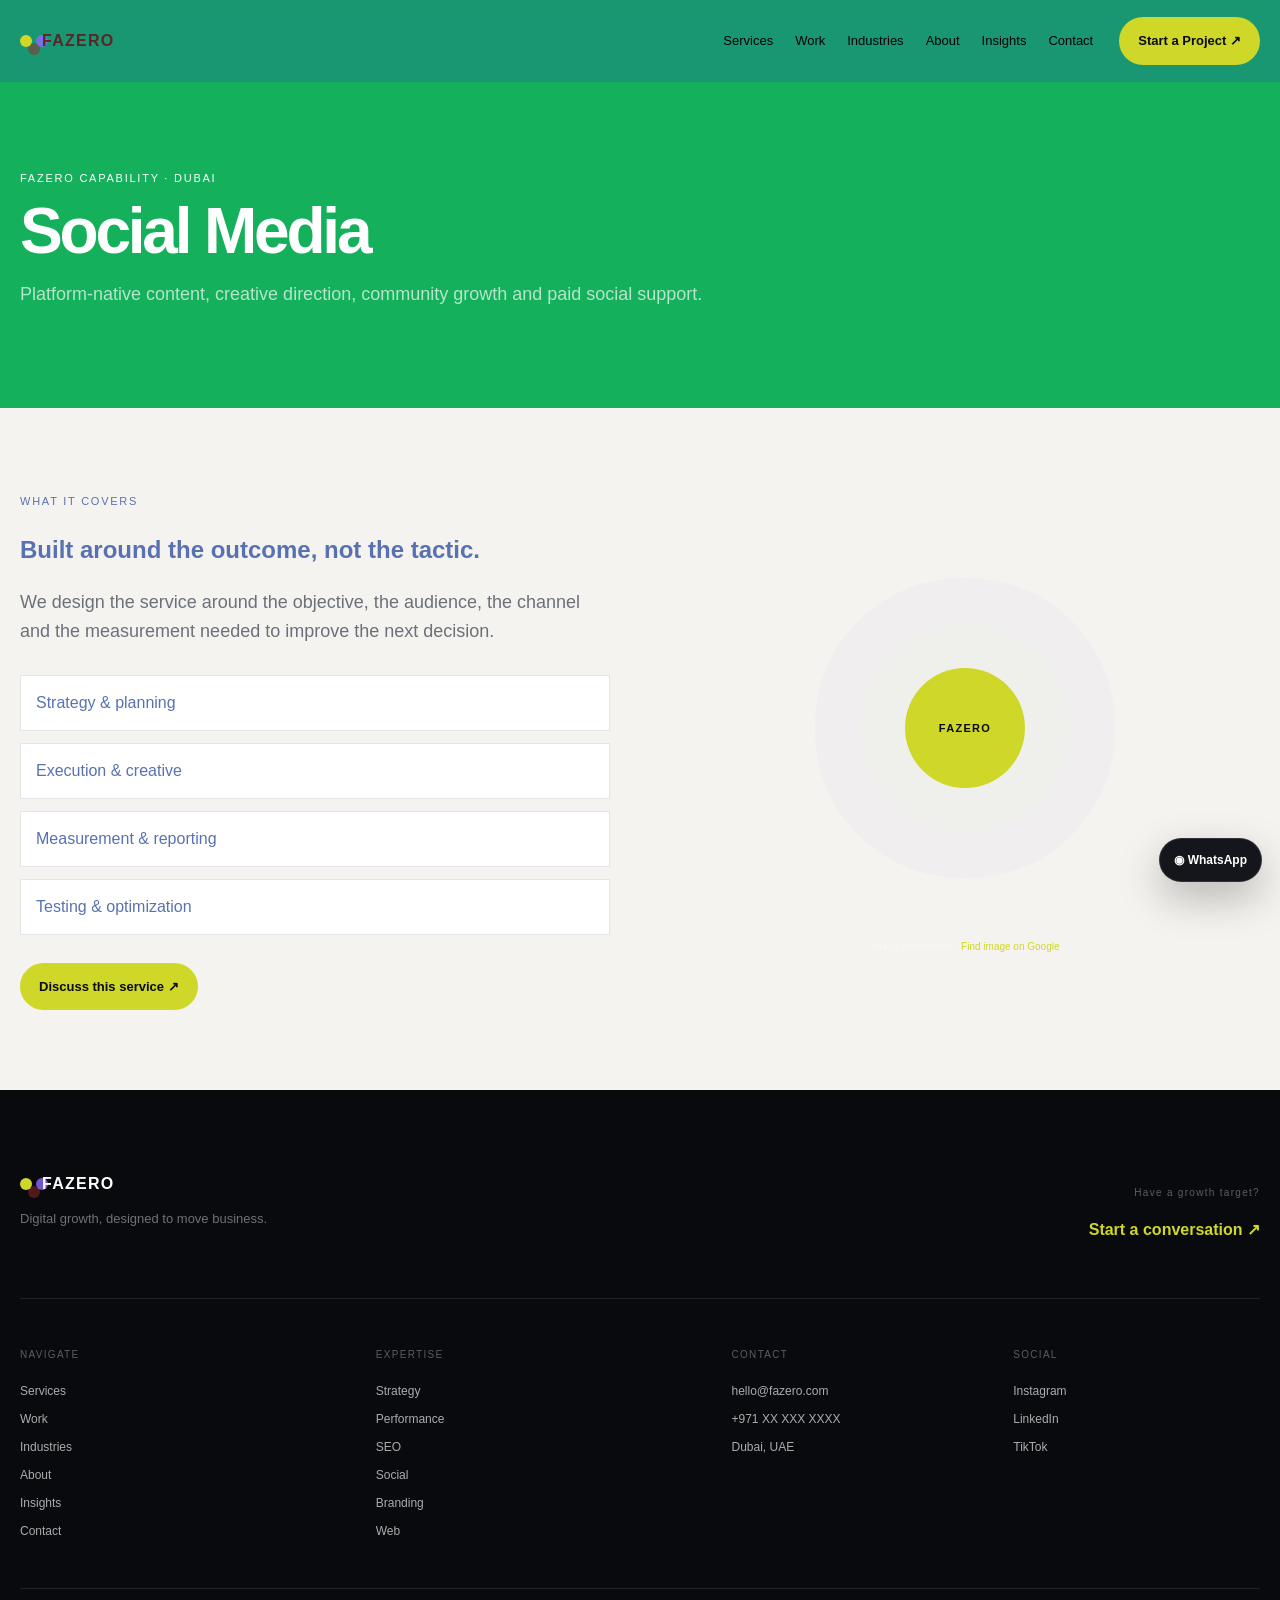
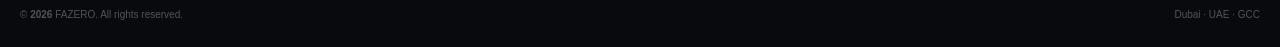
<file: service-social.html>
<!doctype html><html lang="en"><head><meta charset="utf-8"><meta name="viewport" content="width=device-width,initial-scale=1"><meta name="description" content="Platform-native content, creative direction, community growth and paid social support."><title>FAZERO — Social Media</title><link rel="stylesheet" href="css/styles.css"></head><body><header class="nav" id="nav"><div class="wrap nav-in"><a class="logo" href="index.html"><i></i>FAZERO</a><nav class="nav-links"><a href="services.html">Services</a><a href="work.html">Work</a><a href="industries.html">Industries</a><a href="about.html">About</a><a href="insights.html">Insights</a><a href="contact.html">Contact</a></nav><a class="btn btn-accent" href="contact.html">Start a Project ↗</a><button class="menu" id="menu">☰</button></div><div class="mobile-nav" id="mobileNav"><a href="services.html">Services</a><a href="work.html">Work</a><a href="industries.html">Industries</a><a href="about.html">About</a><a href="insights.html">Insights</a><a href="contact.html">Contact</a><a class="btn btn-accent" href="contact.html">Start a Project</a></div></header><main><section class="page-hero"><div class="wrap"><span class="eyebrow">FAZERO CAPABILITY · DUBAI</span><h1>Social Media</h1><p>Platform-native content, creative direction, community growth and paid social support.</p></div></section><section class="page"><div class="wrap"><div class="detail"><div><span class="eyebrow">WHAT IT COVERS</span><h2>Built around the outcome, not the tactic.</h2><p class="page-copy">We design the service around the objective, the audience, the channel and the measurement needed to improve the next decision.</p><div class="detail-list"><div>Strategy & planning</div><div>Execution & creative</div><div>Measurement & reporting</div><div>Testing & optimization</div></div><a class="btn btn-accent" href="contact.html">Discuss this service ↗</a></div><div class="visual placeholder-large"><div class="grid-bg"></div><div class="core">FAZERO</div><div class="replace">Image placeholder · <a target="_blank" href="https://www.google.com/search?tbm=isch&q=%24query">Find image on Google</a></div></div></div></div></section></main><footer class="footer"><div class="wrap"><div class="foot-top"><div><a class="logo" href="index.html"><i></i>FAZERO</a><p>Digital growth, designed to move business.</p></div><div><small>Have a growth target?</small><a href="contact.html">Start a conversation ↗</a></div></div><div class="foot-grid"><div><small>NAVIGATE</small><a href="services.html">Services</a><a href="work.html">Work</a><a href="industries.html">Industries</a><a href="about.html">About</a><a href="insights.html">Insights</a><a href="contact.html">Contact</a></div><div><small>EXPERTISE</small><a href="service-strategy.html">Strategy</a><a href="service-performance.html">Performance</a><a href="service-seo.html">SEO</a><a href="service-social.html">Social</a><a href="service-branding.html">Branding</a><a href="service-web.html">Web</a></div><div><small>CONTACT</small><a href="mailto:hello@fazero.com">hello@fazero.com</a><a href="tel:+971000000000">+971 XX XXX XXXX</a><span>Dubai, UAE</span></div><div><small>SOCIAL</small><a href="https://www.instagram.com/" target="_blank">Instagram</a><a href="https://www.linkedin.com/" target="_blank">LinkedIn</a><a href="https://www.tiktok.com/" target="_blank">TikTok</a></div></div><div class="foot-bottom"><span>© <b id="year"></b> FAZERO. All rights reserved.</span><span>Dubai · UAE · GCC</span></div></div></footer><a class="whatsapp" href="https://wa.me/971000000000" target="_blank">◉ <span>WhatsApp</span></a><script src="js/app.js"></script></body></html>
</file>
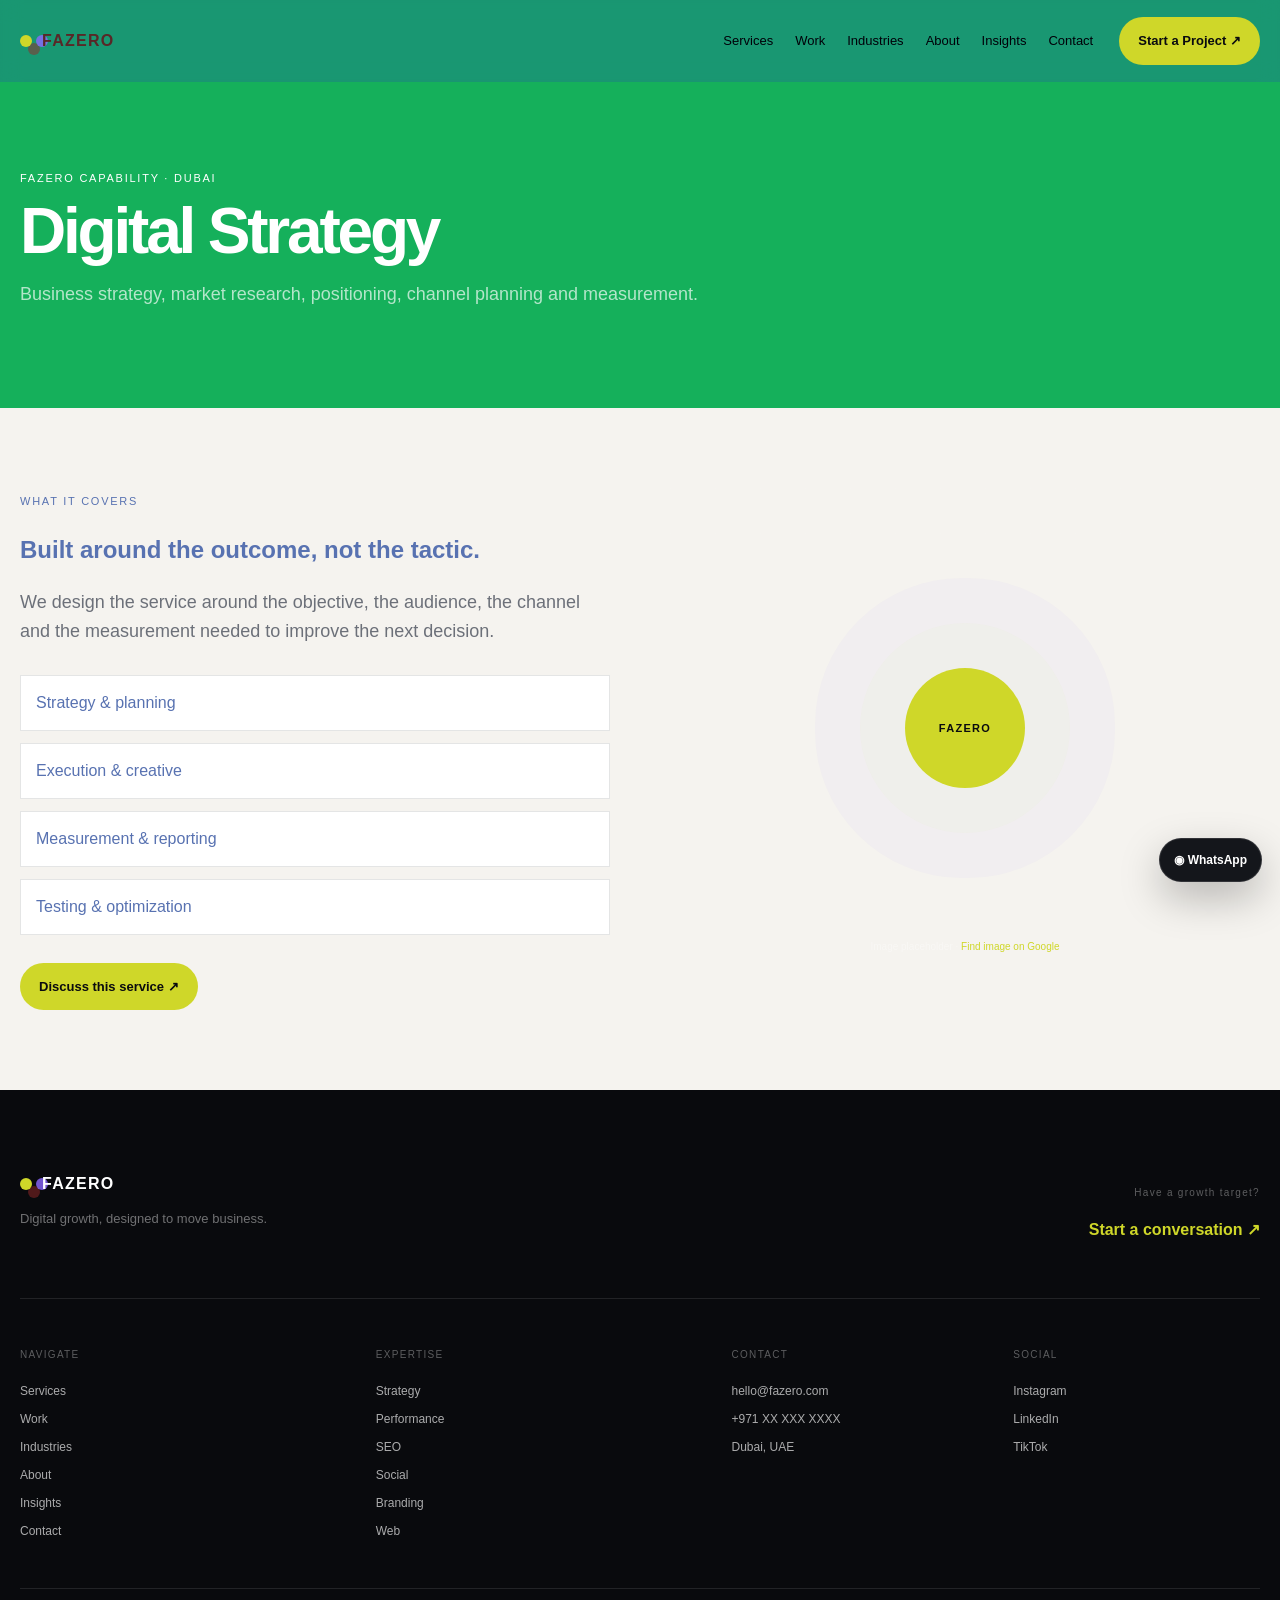
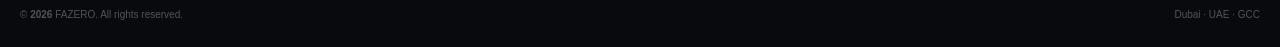
<file: service-strategy.html>
<!doctype html><html lang="en"><head><meta charset="utf-8"><meta name="viewport" content="width=device-width,initial-scale=1"><meta name="description" content="Business strategy, market research, positioning, channel planning and measurement."><title>FAZERO — Digital Strategy</title><link rel="stylesheet" href="css/styles.css"></head><body><header class="nav" id="nav"><div class="wrap nav-in"><a class="logo" href="index.html"><i></i>FAZERO</a><nav class="nav-links"><a href="services.html">Services</a><a href="work.html">Work</a><a href="industries.html">Industries</a><a href="about.html">About</a><a href="insights.html">Insights</a><a href="contact.html">Contact</a></nav><a class="btn btn-accent" href="contact.html">Start a Project ↗</a><button class="menu" id="menu">☰</button></div><div class="mobile-nav" id="mobileNav"><a href="services.html">Services</a><a href="work.html">Work</a><a href="industries.html">Industries</a><a href="about.html">About</a><a href="insights.html">Insights</a><a href="contact.html">Contact</a><a class="btn btn-accent" href="contact.html">Start a Project</a></div></header><main><section class="page-hero"><div class="wrap"><span class="eyebrow">FAZERO CAPABILITY · DUBAI</span><h1>Digital Strategy</h1><p>Business strategy, market research, positioning, channel planning and measurement.</p></div></section><section class="page"><div class="wrap"><div class="detail"><div><span class="eyebrow">WHAT IT COVERS</span><h2>Built around the outcome, not the tactic.</h2><p class="page-copy">We design the service around the objective, the audience, the channel and the measurement needed to improve the next decision.</p><div class="detail-list"><div>Strategy & planning</div><div>Execution & creative</div><div>Measurement & reporting</div><div>Testing & optimization</div></div><a class="btn btn-accent" href="contact.html">Discuss this service ↗</a></div><div class="visual placeholder-large"><div class="grid-bg"></div><div class="core">FAZERO</div><div class="replace">Image placeholder · <a target="_blank" href="https://www.google.com/search?tbm=isch&q=%24query">Find image on Google</a></div></div></div></div></section></main><footer class="footer"><div class="wrap"><div class="foot-top"><div><a class="logo" href="index.html"><i></i>FAZERO</a><p>Digital growth, designed to move business.</p></div><div><small>Have a growth target?</small><a href="contact.html">Start a conversation ↗</a></div></div><div class="foot-grid"><div><small>NAVIGATE</small><a href="services.html">Services</a><a href="work.html">Work</a><a href="industries.html">Industries</a><a href="about.html">About</a><a href="insights.html">Insights</a><a href="contact.html">Contact</a></div><div><small>EXPERTISE</small><a href="service-strategy.html">Strategy</a><a href="service-performance.html">Performance</a><a href="service-seo.html">SEO</a><a href="service-social.html">Social</a><a href="service-branding.html">Branding</a><a href="service-web.html">Web</a></div><div><small>CONTACT</small><a href="mailto:hello@fazero.com">hello@fazero.com</a><a href="tel:+971000000000">+971 XX XXX XXXX</a><span>Dubai, UAE</span></div><div><small>SOCIAL</small><a href="https://www.instagram.com/" target="_blank">Instagram</a><a href="https://www.linkedin.com/" target="_blank">LinkedIn</a><a href="https://www.tiktok.com/" target="_blank">TikTok</a></div></div><div class="foot-bottom"><span>© <b id="year"></b> FAZERO. All rights reserved.</span><span>Dubai · UAE · GCC</span></div></div></footer><a class="whatsapp" href="https://wa.me/971000000000" target="_blank">◉ <span>WhatsApp</span></a><script src="js/app.js"></script></body></html>
</file>
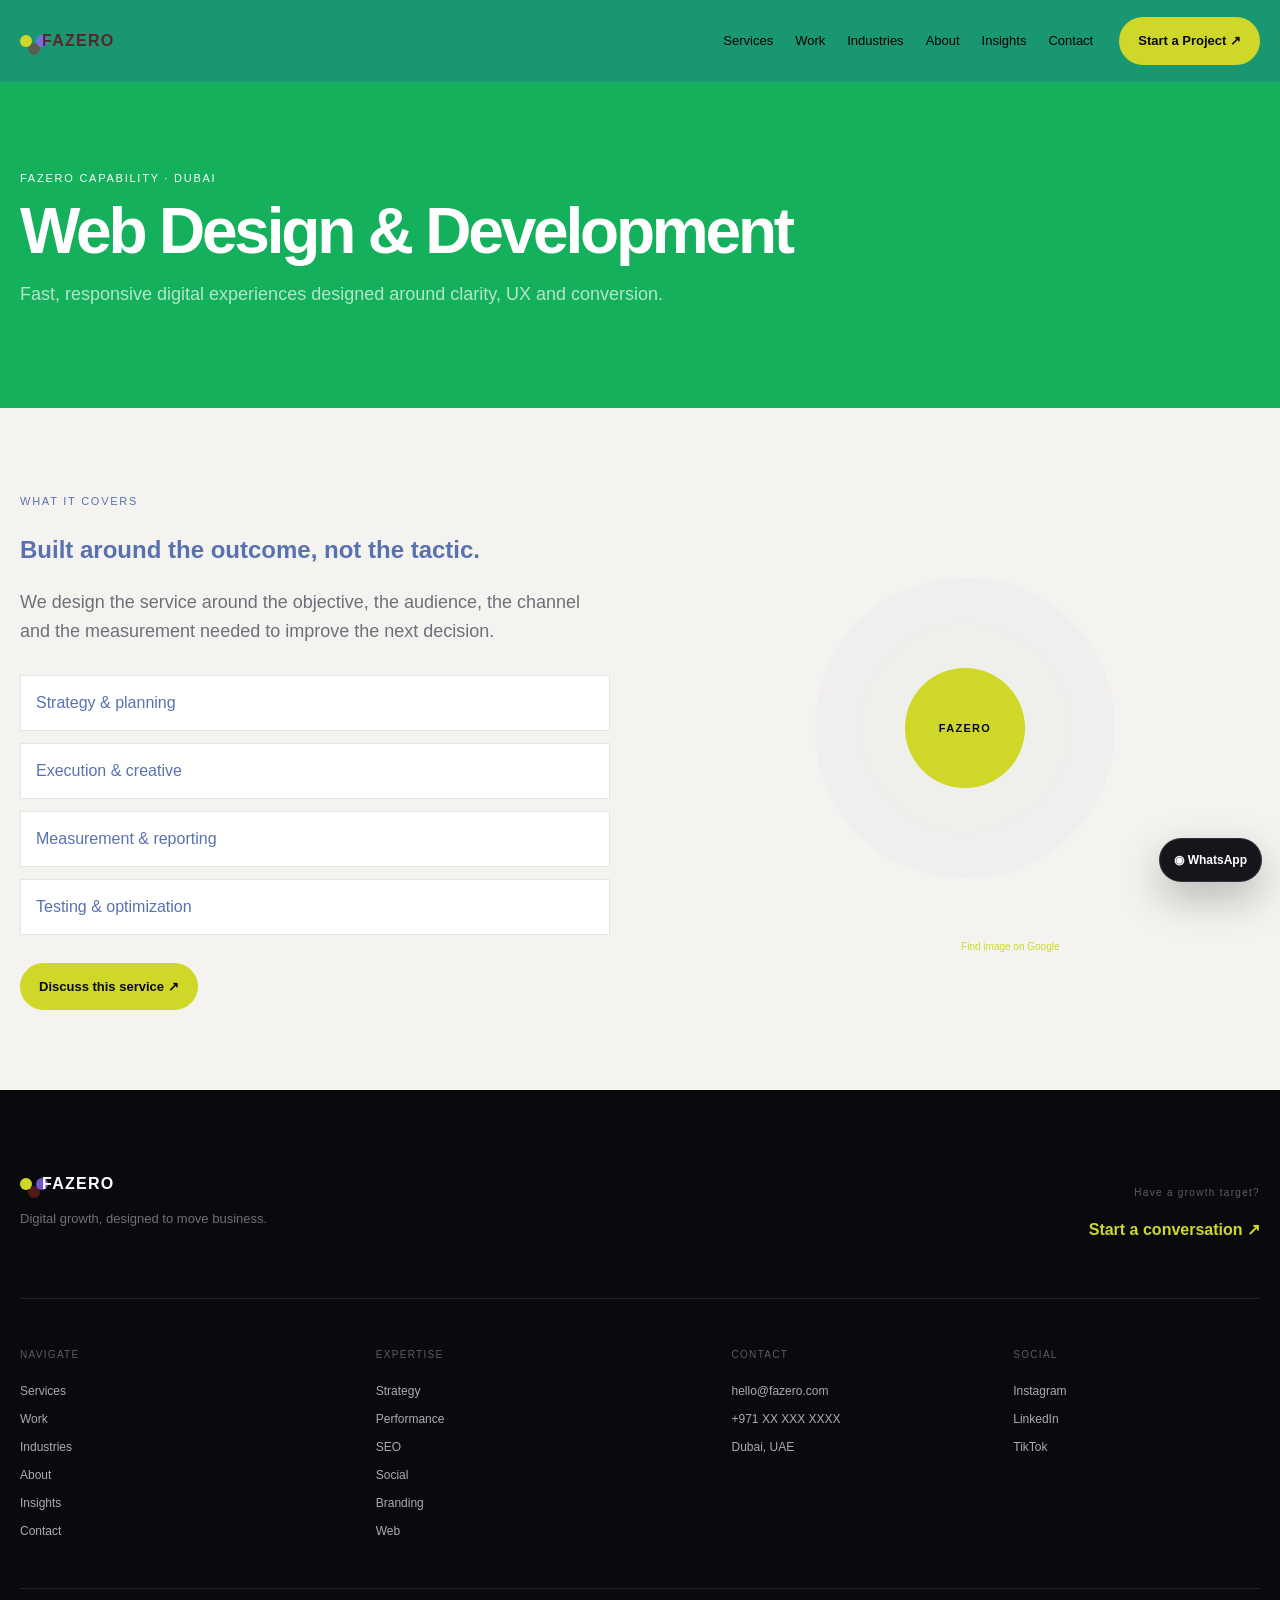
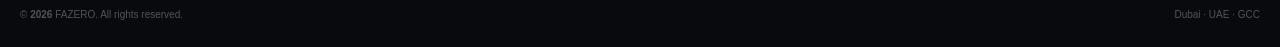
<file: service-web.html>
<!doctype html><html lang="en"><head><meta charset="utf-8"><meta name="viewport" content="width=device-width,initial-scale=1"><meta name="description" content="Fast, responsive digital experiences designed around clarity, UX and conversion."><title>FAZERO — Web Design & Development</title><link rel="stylesheet" href="css/styles.css"></head><body><header class="nav" id="nav"><div class="wrap nav-in"><a class="logo" href="index.html"><i></i>FAZERO</a><nav class="nav-links"><a href="services.html">Services</a><a href="work.html">Work</a><a href="industries.html">Industries</a><a href="about.html">About</a><a href="insights.html">Insights</a><a href="contact.html">Contact</a></nav><a class="btn btn-accent" href="contact.html">Start a Project ↗</a><button class="menu" id="menu">☰</button></div><div class="mobile-nav" id="mobileNav"><a href="services.html">Services</a><a href="work.html">Work</a><a href="industries.html">Industries</a><a href="about.html">About</a><a href="insights.html">Insights</a><a href="contact.html">Contact</a><a class="btn btn-accent" href="contact.html">Start a Project</a></div></header><main><section class="page-hero"><div class="wrap"><span class="eyebrow">FAZERO CAPABILITY · DUBAI</span><h1>Web Design & Development</h1><p>Fast, responsive digital experiences designed around clarity, UX and conversion.</p></div></section><section class="page"><div class="wrap"><div class="detail"><div><span class="eyebrow">WHAT IT COVERS</span><h2>Built around the outcome, not the tactic.</h2><p class="page-copy">We design the service around the objective, the audience, the channel and the measurement needed to improve the next decision.</p><div class="detail-list"><div>Strategy & planning</div><div>Execution & creative</div><div>Measurement & reporting</div><div>Testing & optimization</div></div><a class="btn btn-accent" href="contact.html">Discuss this service ↗</a></div><div class="visual placeholder-large"><div class="grid-bg"></div><div class="core">FAZERO</div><div class="replace">Image placeholder · <a target="_blank" href="https://www.google.com/search?tbm=isch&q=%24query">Find image on Google</a></div></div></div></div></section></main><footer class="footer"><div class="wrap"><div class="foot-top"><div><a class="logo" href="index.html"><i></i>FAZERO</a><p>Digital growth, designed to move business.</p></div><div><small>Have a growth target?</small><a href="contact.html">Start a conversation ↗</a></div></div><div class="foot-grid"><div><small>NAVIGATE</small><a href="services.html">Services</a><a href="work.html">Work</a><a href="industries.html">Industries</a><a href="about.html">About</a><a href="insights.html">Insights</a><a href="contact.html">Contact</a></div><div><small>EXPERTISE</small><a href="service-strategy.html">Strategy</a><a href="service-performance.html">Performance</a><a href="service-seo.html">SEO</a><a href="service-social.html">Social</a><a href="service-branding.html">Branding</a><a href="service-web.html">Web</a></div><div><small>CONTACT</small><a href="mailto:hello@fazero.com">hello@fazero.com</a><a href="tel:+971000000000">+971 XX XXX XXXX</a><span>Dubai, UAE</span></div><div><small>SOCIAL</small><a href="https://www.instagram.com/" target="_blank">Instagram</a><a href="https://www.linkedin.com/" target="_blank">LinkedIn</a><a href="https://www.tiktok.com/" target="_blank">TikTok</a></div></div><div class="foot-bottom"><span>© <b id="year"></b> FAZERO. All rights reserved.</span><span>Dubai · UAE · GCC</span></div></div></footer><a class="whatsapp" href="https://wa.me/971000000000" target="_blank">◉ <span>WhatsApp</span></a><script src="js/app.js"></script></body></html>
</file>
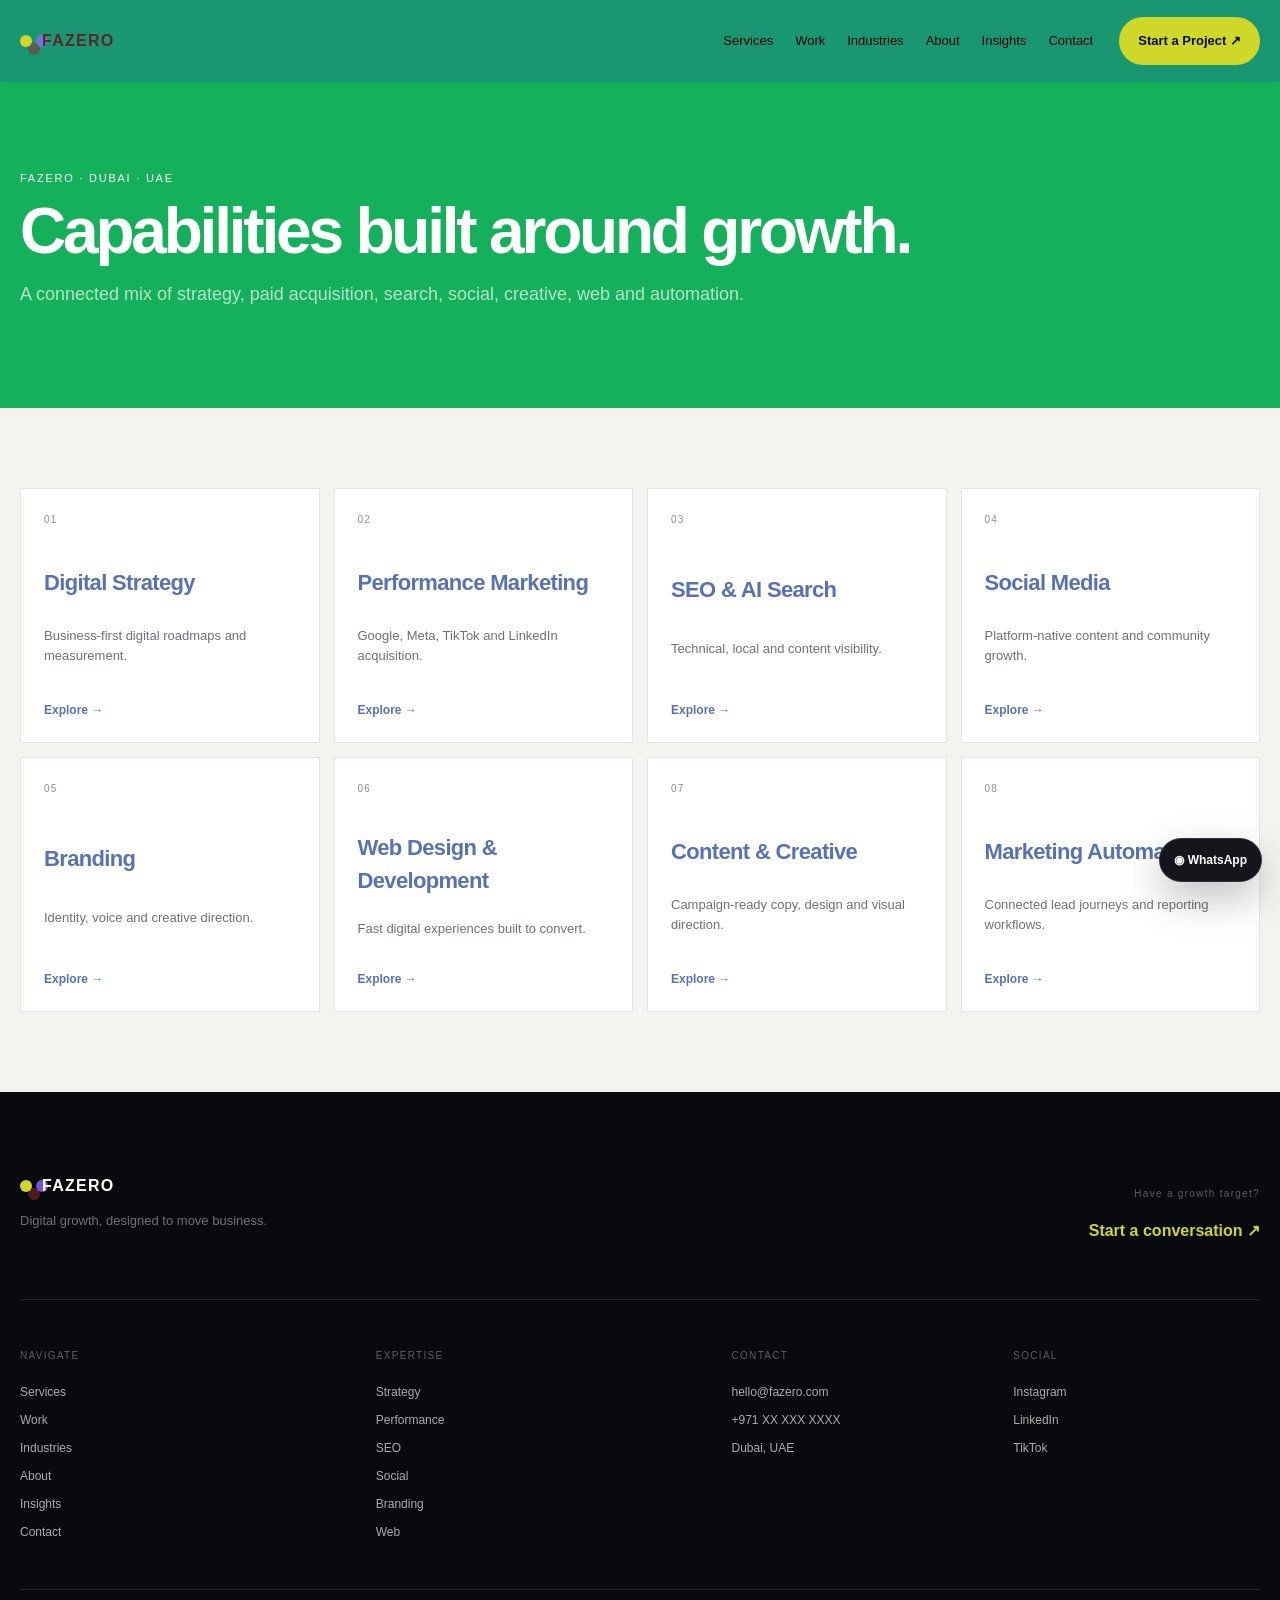
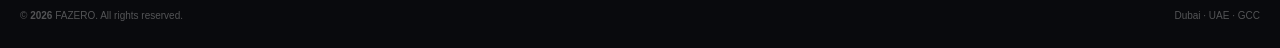
<file: services.html>
<!doctype html><html lang="en"><head><meta charset="utf-8"><meta name="viewport" content="width=device-width,initial-scale=1"><meta name="description" content="A connected mix of strategy, paid acquisition, search, social, creative, web and automation."><meta name="theme-color" content="#0a0b0f"><title>FAZERO — Capabilities built around growth.</title><link rel="stylesheet" href="css/styles.css"></head><body><header class="nav" id="nav"><div class="wrap nav-in"><a class="logo" href="index.html"><i></i>FAZERO</a><nav class="nav-links"><a href="services.html">Services</a><a href="work.html">Work</a><a href="industries.html">Industries</a><a href="about.html">About</a><a href="insights.html">Insights</a><a href="contact.html">Contact</a></nav><a class="btn btn-accent" href="contact.html">Start a Project ↗</a><button class="menu" id="menu">☰</button></div><div class="mobile-nav" id="mobileNav"><a href="services.html">Services</a><a href="work.html">Work</a><a href="industries.html">Industries</a><a href="about.html">About</a><a href="insights.html">Insights</a><a href="contact.html">Contact</a><a class="btn btn-accent" href="contact.html">Start a Project</a></div></header><main><section class="page-hero"><div class="wrap"><span class="eyebrow">FAZERO · DUBAI · UAE</span><h1>Capabilities built around growth.</h1><p>A connected mix of strategy, paid acquisition, search, social, creative, web and automation.</p></div></section><section class="page"><div class="wrap"><div class="service-list"><a class="service-card" href="service-strategy.html"><span>01</span><h3>Digital Strategy</h3><p>Business-first digital roadmaps and measurement.</p><b>Explore →</b></a><a class="service-card" href="service-performance.html"><span>02</span><h3>Performance Marketing</h3><p>Google, Meta, TikTok and LinkedIn acquisition.</p><b>Explore →</b></a><a class="service-card" href="service-seo.html"><span>03</span><h3>SEO & AI Search</h3><p>Technical, local and content visibility.</p><b>Explore →</b></a><a class="service-card" href="service-social.html"><span>04</span><h3>Social Media</h3><p>Platform-native content and community growth.</p><b>Explore →</b></a><a class="service-card" href="service-branding.html"><span>05</span><h3>Branding</h3><p>Identity, voice and creative direction.</p><b>Explore →</b></a><a class="service-card" href="service-web.html"><span>06</span><h3>Web Design & Development</h3><p>Fast digital experiences built to convert.</p><b>Explore →</b></a><a class="service-card" href="service-content.html"><span>07</span><h3>Content & Creative</h3><p>Campaign-ready copy, design and visual direction.</p><b>Explore →</b></a><a class="service-card" href="service-automation.html"><span>08</span><h3>Marketing Automation</h3><p>Connected lead journeys and reporting workflows.</p><b>Explore →</b></a></div></div></section></main><footer class="footer"><div class="wrap"><div class="foot-top"><div><a class="logo" href="index.html"><i></i>FAZERO</a><p>Digital growth, designed to move business.</p></div><div><small>Have a growth target?</small><a href="contact.html">Start a conversation ↗</a></div></div><div class="foot-grid"><div><small>NAVIGATE</small><a href="services.html">Services</a><a href="work.html">Work</a><a href="industries.html">Industries</a><a href="about.html">About</a><a href="insights.html">Insights</a><a href="contact.html">Contact</a></div><div><small>EXPERTISE</small><a href="service-strategy.html">Strategy</a><a href="service-performance.html">Performance</a><a href="service-seo.html">SEO</a><a href="service-social.html">Social</a><a href="service-branding.html">Branding</a><a href="service-web.html">Web</a></div><div><small>CONTACT</small><a href="mailto:hello@fazero.com">hello@fazero.com</a><a href="tel:+971000000000">+971 XX XXX XXXX</a><span>Dubai, UAE</span></div><div><small>SOCIAL</small><a href="https://www.instagram.com/" target="_blank">Instagram</a><a href="https://www.linkedin.com/" target="_blank">LinkedIn</a><a href="https://www.tiktok.com/" target="_blank">TikTok</a></div></div><div class="foot-bottom"><span>© <b id="year"></b> FAZERO. All rights reserved.</span><span>Dubai · UAE · GCC</span></div></div></footer><a class="whatsapp" href="https://wa.me/971000000000" target="_blank">◉ <span>WhatsApp</span></a><script src="js/app.js"></script></body></html>
</file>
<file: css/styles.css>
:root{--bg:#f5f3ef;--ink:#5872b1;--muted:#6c7079;--soft:#ebe8e2;--night:#15b05b;--line:rgba(16,18,23,.11);--accent:#cfd729;--violet:#8c68ff;--max:1240px;font-family:Inter,Arial,Helvetica,sans-serif}*{box-sizing:border-box}html{scroll-behavior:smooth}body{margin:0;background:var(--bg);color:var(--ink);line-height:1.5}a{text-decoration:none;color:inherit}.wrap{width:min(calc(100% - 40px),var(--max));margin:auto}.nav{position:fixed;top:0;left:0;right:0;z-index:50;padding:17px 0;color:#592727;transition:.2s;background:rgba(44, 73, 188, 0.24);backdrop-filter:blur(10px)}.nav.scrolled{background:rgba(10,11,15,.9);padding:12px 0;border-bottom:1px solid rgb(190, 85, 15)}.nav-in{display:flex;align-items:center;gap:26px}.logo{display:flex;align-items:center;gap:10px;font-weight:900;letter-spacing:.08em}.logo i{width:12px;height:12px;border-radius:50%;display:block;background:var(--accent);box-shadow:16px 0 0 rgba(140,104,255,.8),8px 8px 0 rgba(152, 41, 41, 0.5)}.nav-links{display:flex;gap:22px;margin-left:auto}.nav-links a{font-size:13px;color:rgb(0, 1, 9)}.nav-links a:hover{color:#d35ccb}.btn{display:inline-flex;align-items:center;justify-content:center;gap:8px;padding:13px 18px;border:1px solid rgba(255,255,255,.18);border-radius:999px;font-size:13px;font-weight:800;transition:.18s}.btn:hover{transform:translateY(-1px)}.btn-accent{background:var(--accent);color:#0a0b0f;border-color:transparent}.btn-dark{background:#0a0b0f;color:#fff;border-color:#0a0b0f}.menu{display:none;margin-left:auto;color:#fff;background:none;border:0;font-size:22px}.mobile-nav{display:none}.hero{background:var(--night);color:#fff;min-height:100vh;position:relative;overflow:hidden;padding:150px 0 72px}.hero-grid,.split{display:grid;grid-template-columns:1.05fr .95fr;gap:50px;align-items:center}.hero h1{font-size:clamp(56px,7vw,105px);line-height:.92;letter-spacing:-.055em;margin:20px 0 24px;max-width:780px}.hero h1 em{font-style:normal;color:var(--accent)}.lead{font-size:20px;color:rgba(255,255,255,.7);max-width:650px;line-height:1.6}.kicker,.eyebrow{font-size:11px;letter-spacing:.16em;text-transform:uppercase}.kicker{display:flex;align-items:center;gap:9px;color:rgba(255,255,255,.55)}.kicker b{width:7px;height:7px;border-radius:50%;background:var(--accent);display:block}.actions{display:flex;align-items:center;gap:18px;flex-wrap:wrap;margin-top:28px}.text-link{display:inline-flex;align-items:center;gap:6px;font-weight:800;font-size:13px}.hero .text-link{color:#fff}.hero-note{display:flex;gap:22px;color:rgba(255,255,255,.35);font-size:11px;text-transform:uppercase;letter-spacing:.08em;margin-top:38px}.hero-orb{position:absolute;filter:blur(10px);border-radius:50%;pointer-events:none}.hero-orb.a{width:390px;height:390px;right:-100px;top:90px;background:radial-gradient(circle,rgba(140,104,255,.36),transparent 65%)}.hero-orb.b{width:300px;height:300px;left:38%;bottom:-100px;background:radial-gradient(circle,rgba(199,255,74,.15),transparent 65%)}.visual{position:relative;overflow:hidden}.hero-visual{min-height:565px;border:1px solid rgba(255,255,255,.1);background:radial-gradient(circle at 65% 30%,rgba(140,104,255,.28),transparent 28%),radial-gradient(circle at 25% 72%,rgba(199,255,74,.12),transparent 24%),linear-gradient(150deg,#161820,#0a0b0f)}.visual-label{position:absolute;top:18px;left:18px;font-size:10px;letter-spacing:.18em;color:rgba(255,255,255,.35)}.grid-bg{position:absolute;inset:0;background-image:linear-gradient(rgba(255,255,255,.045) 1px,transparent 1px),linear-gradient(90deg,rgba(255,255,255,.045) 1px,transparent 1px);background-size:45px 45px;mask-image:linear-gradient(#000,transparent)}.orbit{position:absolute;border:1px solid rgba(255,255,255,.11);border-radius:50%;left:50%;top:50%;transform:translate(-50%,-50%)}.o1{width:315px;height:315px}.o2{width:495px;height:495px}.orbital-dot{position:absolute;width:20px;height:20px;border-radius:50%;background:var(--accent);left:66%;top:28%;box-shadow:0 0 50px rgba(199,255,74,.35)}.visual-card{position:absolute;padding:12px 14px;background:rgba(255,255,255,.08);border:1px solid rgba(255,255,255,.12);backdrop-filter:blur(12px);font-size:11px;letter-spacing:.08em}.visual-card strong{color:var(--accent);margin-left:15px}.card-a{left:16%;top:29%}.card-b{right:12%;top:57%}.card-c{left:19%;bottom:18%}.replace{position:absolute;left:16px;right:16px;bottom:14px;text-align:center;font-size:10px;color:rgba(255,255,255,.38)}.replace a{color:var(--accent)}.scroll{position:absolute;right:26px;bottom:27px;font-size:10px;letter-spacing:.15em;text-transform:uppercase;color:rgba(255,255,255,.4);writing-mode:vertical-rl}.ticker{background:#111219;color:#fff;overflow:hidden}.ticker-in{padding:16px 0;white-space:nowrap;letter-spacing:.15em;font-size:10px;word-spacing:14px;animation:marquee 20s linear infinite}@keyframes marquee{to{transform:translateX(-35%)}}.section{padding:115px 0}.section.dark{background:var(--night);color:#fff}.section.soft{background:var(--soft)}.heading{max-width:830px;margin-bottom:48px}.heading h2,.dark h2,.dubai h2,.cta h2,.page-hero h1{font-size:clamp(42px,5vw,76px);line-height:.97;letter-spacing:-.05em;margin:11px 0 18px}.heading p,.dark p,.dubai p,.cta p,.page-hero p,.page-copy{color:var(--muted);font-size:18px;line-height:1.65;max-width:730px}.dark p{color:rgba(255,255,255,.62)}.cards.four{display:grid;grid-template-columns:repeat(4,1fr);gap:14px}.service-card,.industry,.insight{background:#fff;border:1px solid var(--line);padding:23px;display:flex;flex-direction:column;transition:.18s}.service-card{min-height:255px;justify-content:space-between}.service-card:hover,.industry:hover,.insight:hover{transform:translateY(-4px);box-shadow:0 18px 45px rgba(16,18,23,.08)}.service-card>span,.industry>span,.insight small{font-size:10px;color:#8a8e96;letter-spacing:.12em}.service-card h3,.industry h3,.insight h3{font-size:22px;letter-spacing:-.03em;margin:35px 0 9px}.service-card p,.industry p,.insight p{font-size:13px;color:var(--muted);line-height:1.55}.service-card b{font-size:12px;margin-top:17px}.split{grid-template-columns:1fr 1fr}.visual-dark{min-height:540px;background:radial-gradient(circle at 50% 50%,rgba(199,255,74,.13),transparent 15%),linear-gradient(150deg,#171920,#090a0e);border:1px solid rgba(255,255,255,.09)}.core{position:absolute;left:50%;top:50%;transform:translate(-50%,-50%);width:120px;height:120px;border-radius:50%;display:grid;place-items:center;background:var(--accent);color:#0a0b0f;font-size:11px;font-weight:900;letter-spacing:.12em;box-shadow:0 0 0 45px rgba(199,255,74,.03),0 0 0 90px rgba(140,104,255,.03)}.chip{position:absolute;padding:10px 13px;border:1px solid rgba(255,255,255,.12);background:rgba(255,255,255,.06);font-size:10px;letter-spacing:.12em}.c1{left:14%;top:23%}.c2{right:13%;top:29%}.c3{left:21%;bottom:19%}.c4{right:17%;bottom:23%}.principles{border-top:1px solid rgba(255,255,255,.12);margin-top:35px}.principles div{display:grid;grid-template-columns:50px 1fr;padding:17px 0;border-bottom:1px solid rgba(255,255,255,.12)}.principles i{color:rgba(255,255,255,.36);font-style:normal;font-size:11px}.principles strong{font-size:18px}.industry{min-height:175px;justify-content:space-between}.industry h3{margin:25px 0 8px}.row{display:flex;align-items:end;justify-content:space-between;gap:30px}.work-grid{display:grid;grid-template-columns:1.25fr .75fr;gap:14px}.work{background:#fff;border:1px solid var(--line)}.work.big{grid-row:span 2}.photo{min-height:310px;position:relative;overflow:hidden;background:radial-gradient(circle at 70% 35%,rgba(140,104,255,.27),transparent 28%),linear-gradient(145deg,#171920,#0b0c10)}.work.big .photo{min-height:640px}.work .replace,.photo .replace{bottom:15px}.caption{padding:22px}.caption small{font-size:10px;letter-spacing:.13em;color:#8b8f98}.caption h3{font-size:25px;line-height:1.1;letter-spacing:-.03em;margin:12px 0 20px}.caption a{font-size:12px;font-weight:800}.metrics{display:grid;grid-template-columns:repeat(5,1fr);border-top:1px solid rgba(255,255,255,.12)}.metrics>div{padding:28px 15px;border-right:1px solid rgba(255,255,255,.12)}.metrics>div:last-child{border-right:none}.metrics strong{display:block;font-size:51px;letter-spacing:-.05em;color:var(--accent)}.metrics span{color:rgba(255,255,255,.52);font-size:12px}.process{display:grid;grid-template-columns:repeat(5,1fr);border-top:1px solid var(--line);border-bottom:1px solid var(--line)}.process>div{padding:25px 20px 27px 0;border-right:1px solid var(--line);margin-right:20px}.process>div:last-child{border-right:0;margin:0}.process span{font-size:10px;color:#8b8f98}.process h3{margin:38px 0 9px;font-size:21px}.process p{font-size:13px;color:var(--muted)}.dubai{background:#12141a;color:#fff}.dubai .heading,.dubai p{color:rgba(255,255,255,.68)}.dubai .photo{min-height:500px}.checks{list-style:none;padding:0;margin:28px 0 0;display:grid;gap:11px}.checks li:before{content:"✓";color:var(--accent);margin-right:10px}.insight-grid{display:grid;grid-template-columns:repeat(3,1fr);gap:14px}.insight{min-height:240px;justify-content:flex-start}.insight h3{margin:42px 0 10px}.insight p{margin-top:0}.cta{padding:120px 0;background:var(--accent)}.cta p{color:#4b531f}.footer{background:#090a0d;color:#fff;padding:82px 0 25px}.foot-top{display:flex;justify-content:space-between;gap:30px;align-items:end;padding-bottom:56px;border-bottom:1px solid rgba(255,255,255,.1)}.foot-top p{color:rgba(255,255,255,.42);font-size:13px;max-width:320px}.foot-top small,.foot-grid small{display:block;color:rgba(255,255,255,.34);font-size:10px;letter-spacing:.13em;margin-bottom:10px}.foot-top>div:last-child{display:grid;gap:8px;text-align:right}.foot-top>div:last-child a{color:var(--accent);font-weight:800}.foot-grid{display:grid;grid-template-columns:1.3fr 1.3fr 1fr 1fr;gap:35px;padding:48px 0}.foot-grid>div{display:grid;align-content:start;gap:10px}.foot-grid a,.foot-grid span{font-size:12px;color:rgba(255,255,255,.66)}.foot-bottom{display:flex;justify-content:space-between;border-top:1px solid rgba(255,255,255,.1);padding-top:18px;color:rgba(255,255,255,.3);font-size:10px}.whatsapp{position:fixed;z-index:60;right:18px;bottom:18px;padding:12px 14px;border-radius:999px;background:#14161b;color:#fff;border:1px solid rgba(255,255,255,.12);font-size:12px;font-weight:800;box-shadow:0 16px 40px rgba(0,0,0,.25)}.page-hero{background:var(--night);color:#fff;padding:165px 0 80px}.page-hero p{color:rgba(255,255,255,.68)}.page{padding:80px 0}.detail{display:grid;grid-template-columns:1fr 1fr;gap:60px;align-items:start}.placeholder-large{min-height:480px}.detail-list{display:grid;gap:12px;margin:28px 0}.detail-list div{background:#fff;border:1px solid var(--line);padding:15px}.contact-grid{display:grid;grid-template-columns:.85fr 1.15fr;gap:55px}.contact-panel{background:#12141a;color:#fff;padding:38px}.contact-panel h2{font-size:49px;line-height:.98;letter-spacing:-.04em}.contact-panel p{color:rgba(255,255,255,.58);font-size:16px}.contact-links{display:grid;gap:10px;margin-top:28px}.contact-links a{border:1px solid rgba(255,255,255,.1);padding:16px}.contact-links small{display:block;color:rgba(255,255,255,.4);text-transform:uppercase;letter-spacing:.1em;font-size:9px;margin-bottom:5px}.form{display:grid;grid-template-columns:1fr 1fr;gap:15px}.form label{display:grid;gap:7px;font-size:11px;font-weight:800}.form .full{grid-column:1/-1}.form input,.form select,.form textarea{padding:13px 14px;border:1px solid var(--line);background:#fff;outline:none}.success{grid-column:1/-1;background:#e7f3c3;color:#25300d;padding:12px;font-size:12px;display:none}.notfound{text-align:center;padding:90px 0}.service-list{display:grid;grid-template-columns:repeat(4,1fr);gap:14px}.value-grid{display:grid;grid-template-columns:repeat(4,1fr);gap:14px;margin-top:55px}.value{background:#fff;border:1px solid var(--line);padding:24px;min-height:170px}.value h3{font-size:22px;margin-top:35px}.value p{color:var(--muted);font-size:13px}.case-list{display:grid;gap:18px}.case{display:grid;grid-template-columns:1fr 1fr;background:#fff;border:1px solid var(--line)}.case .photo{min-height:380px}.case-info{padding:32px}.case-info h2{font-size:34px;line-height:1;margin:14px 0}.case-info p{color:var(--muted)}
@media (max-width:1050px){.cards.four,.service-list{grid-template-columns:repeat(2,1fr)}.metrics{grid-template-columns:repeat(3,1fr)}.process{grid-template-columns:repeat(2,1fr)}.process>div{border-bottom:1px solid var(--line)}.value-grid{grid-template-columns:repeat(2,1fr)}.insight-grid{grid-template-columns:1fr}}
@media (max-width:820px){.nav-links,.nav-in>.btn{display:none}.menu{display:block}.mobile-nav.open{display:grid}.mobile-nav{background:#5c6eb9;border-top:1px solid rgba(255,255,255,.08);padding:20px;gap:15px}.mobile-nav a{color:rgba(255,255,255,.76);font-size:14px}.hero-grid,.split,.contact-grid,.detail,.case{grid-template-columns:1fr}.hero{padding-top:120px}.hero h1{font-size:clamp(52px,13vw,84px)}.hero-visual{min-height:420px}.row{display:grid}.work-grid{grid-template-columns:1fr}.work.big .photo{min-height:420px}.metrics{grid-template-columns:1fr 1fr}.foot-grid{grid-template-columns:1fr 1fr}.foot-top{display:grid}.foot-top>div:last-child{text-align:left}.foot-bottom{display:grid;gap:7px}.page-hero{padding-top:130px}.service-list{grid-template-columns:1fr 1fr}}
@media (max-width:560px){.wrap{width:calc(100% - 28px)}.section{padding:78px 0}.hero{padding-bottom:60px}.hero h1{font-size:54px}.hero .lead{font-size:17px}.hero-note{display:grid;gap:6px}.cards.four,.service-list,.value-grid,.process{grid-template-columns:1fr}.visual-dark{min-height:390px}.core{width:95px;height:95px}.metrics{grid-template-columns:1fr 1fr}.metrics strong{font-size:40px}.work.big .photo,.work .photo{min-height:310px}.cta{padding:85px 0}.cta h2{font-size:54px}.foot-grid{grid-template-columns:1fr}.whatsapp span{display:none}.whatsapp{width:46px;height:46px;display:grid;place-items:center;padding:0}.contact-panel h2{font-size:42px}.form{grid-template-columns:1fr}.form .full{grid-column:auto}}
s
</file>
